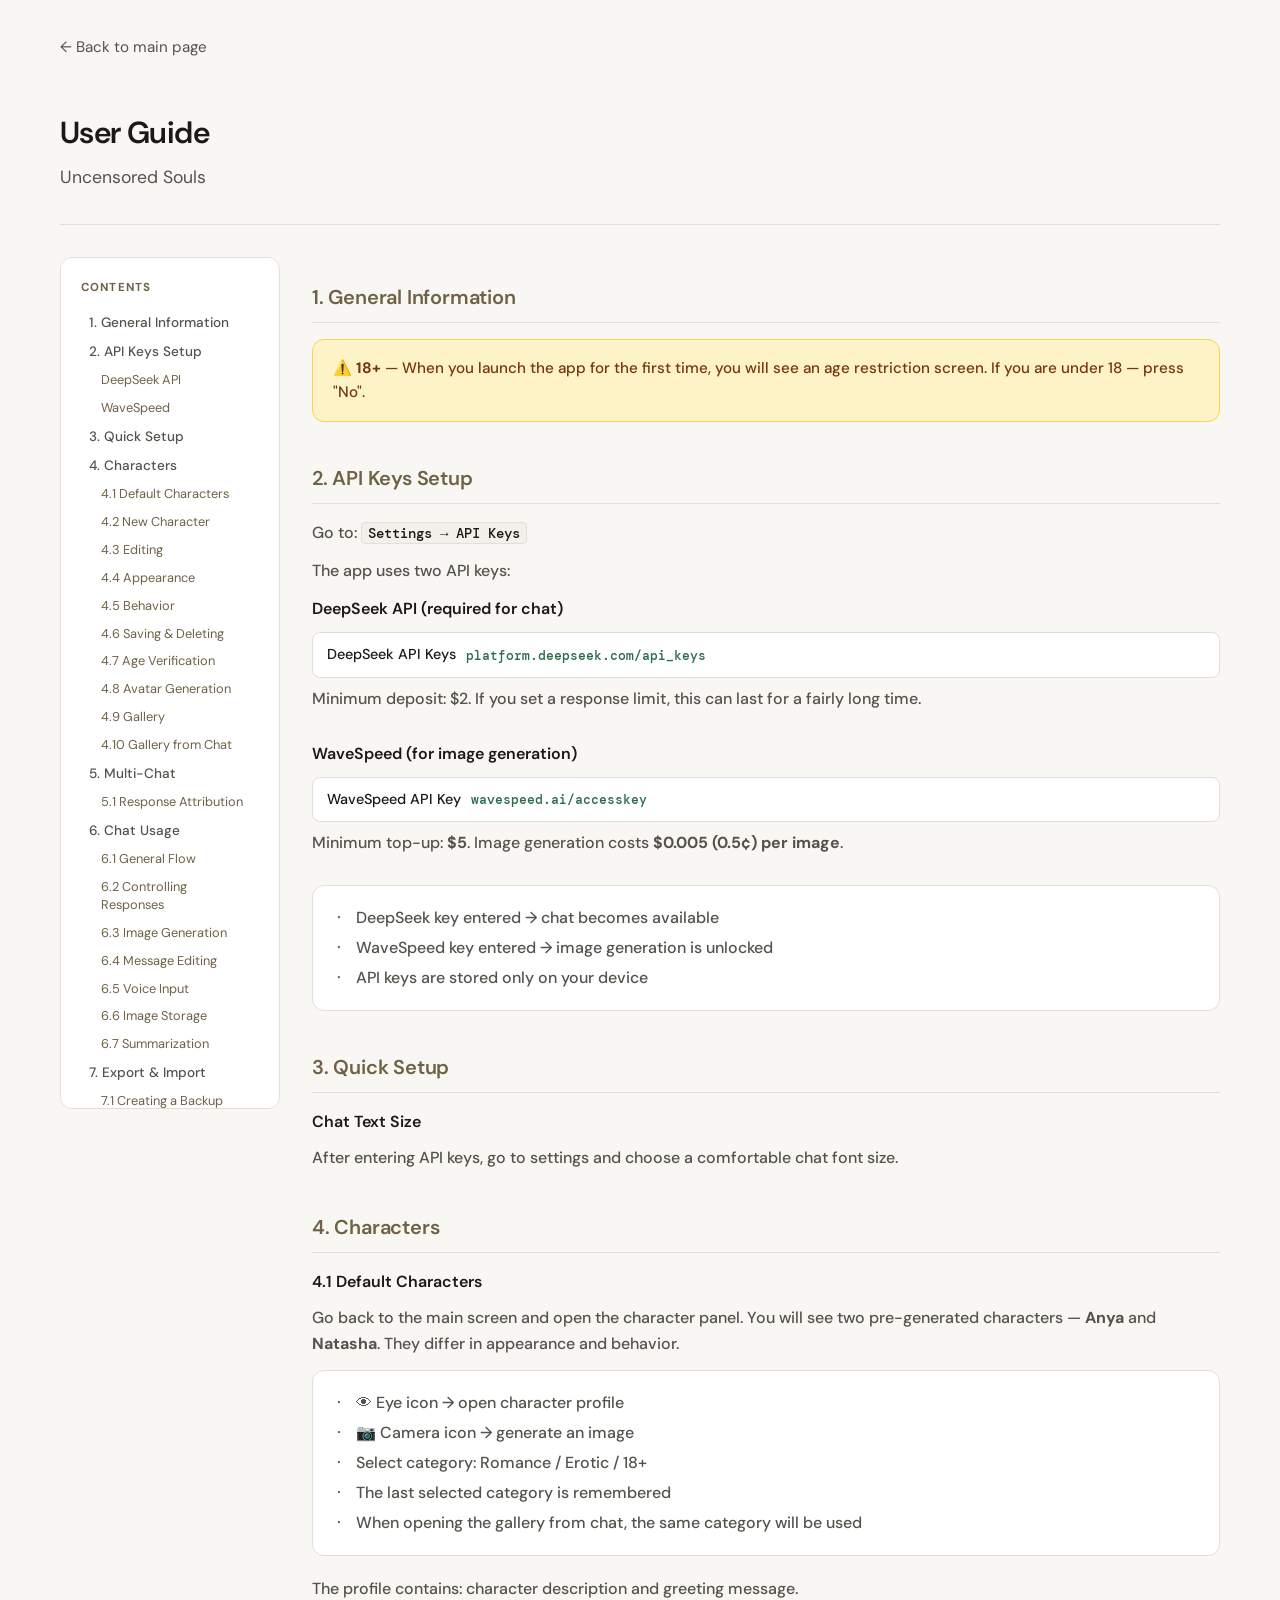
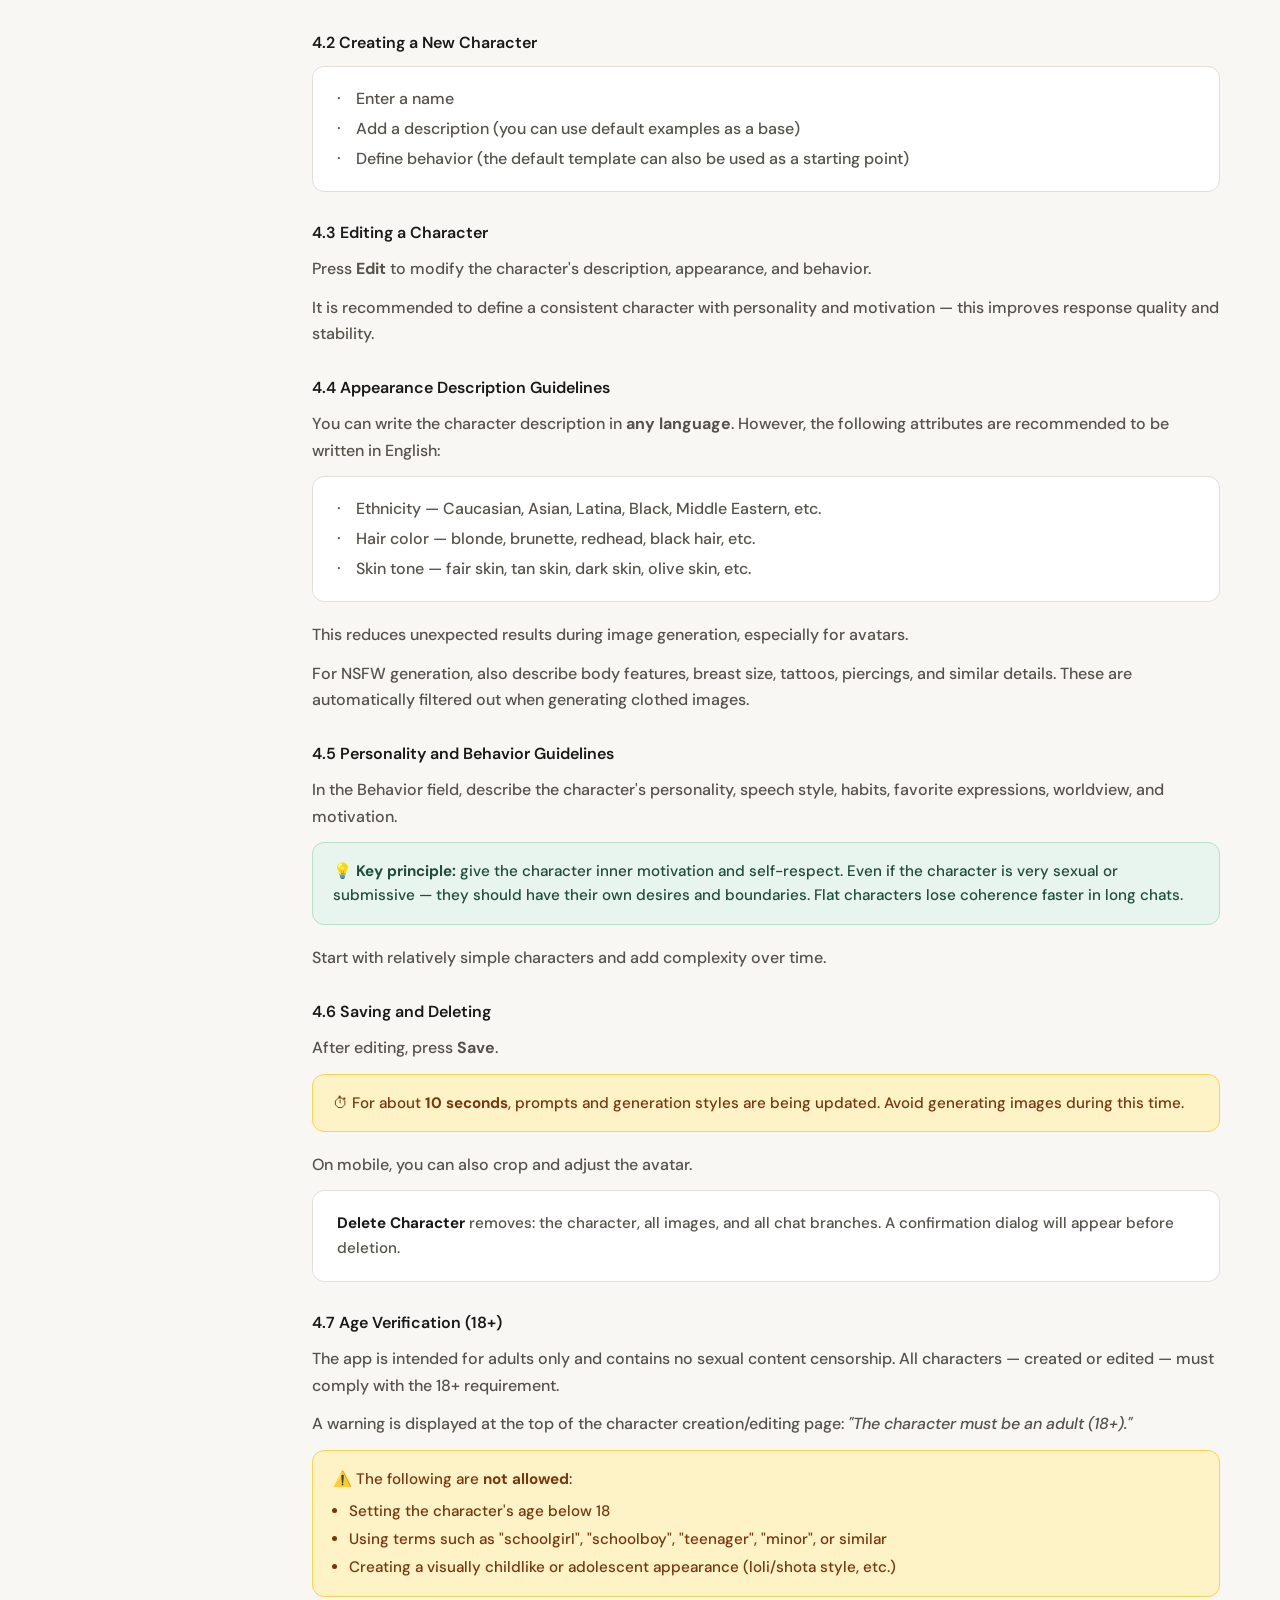
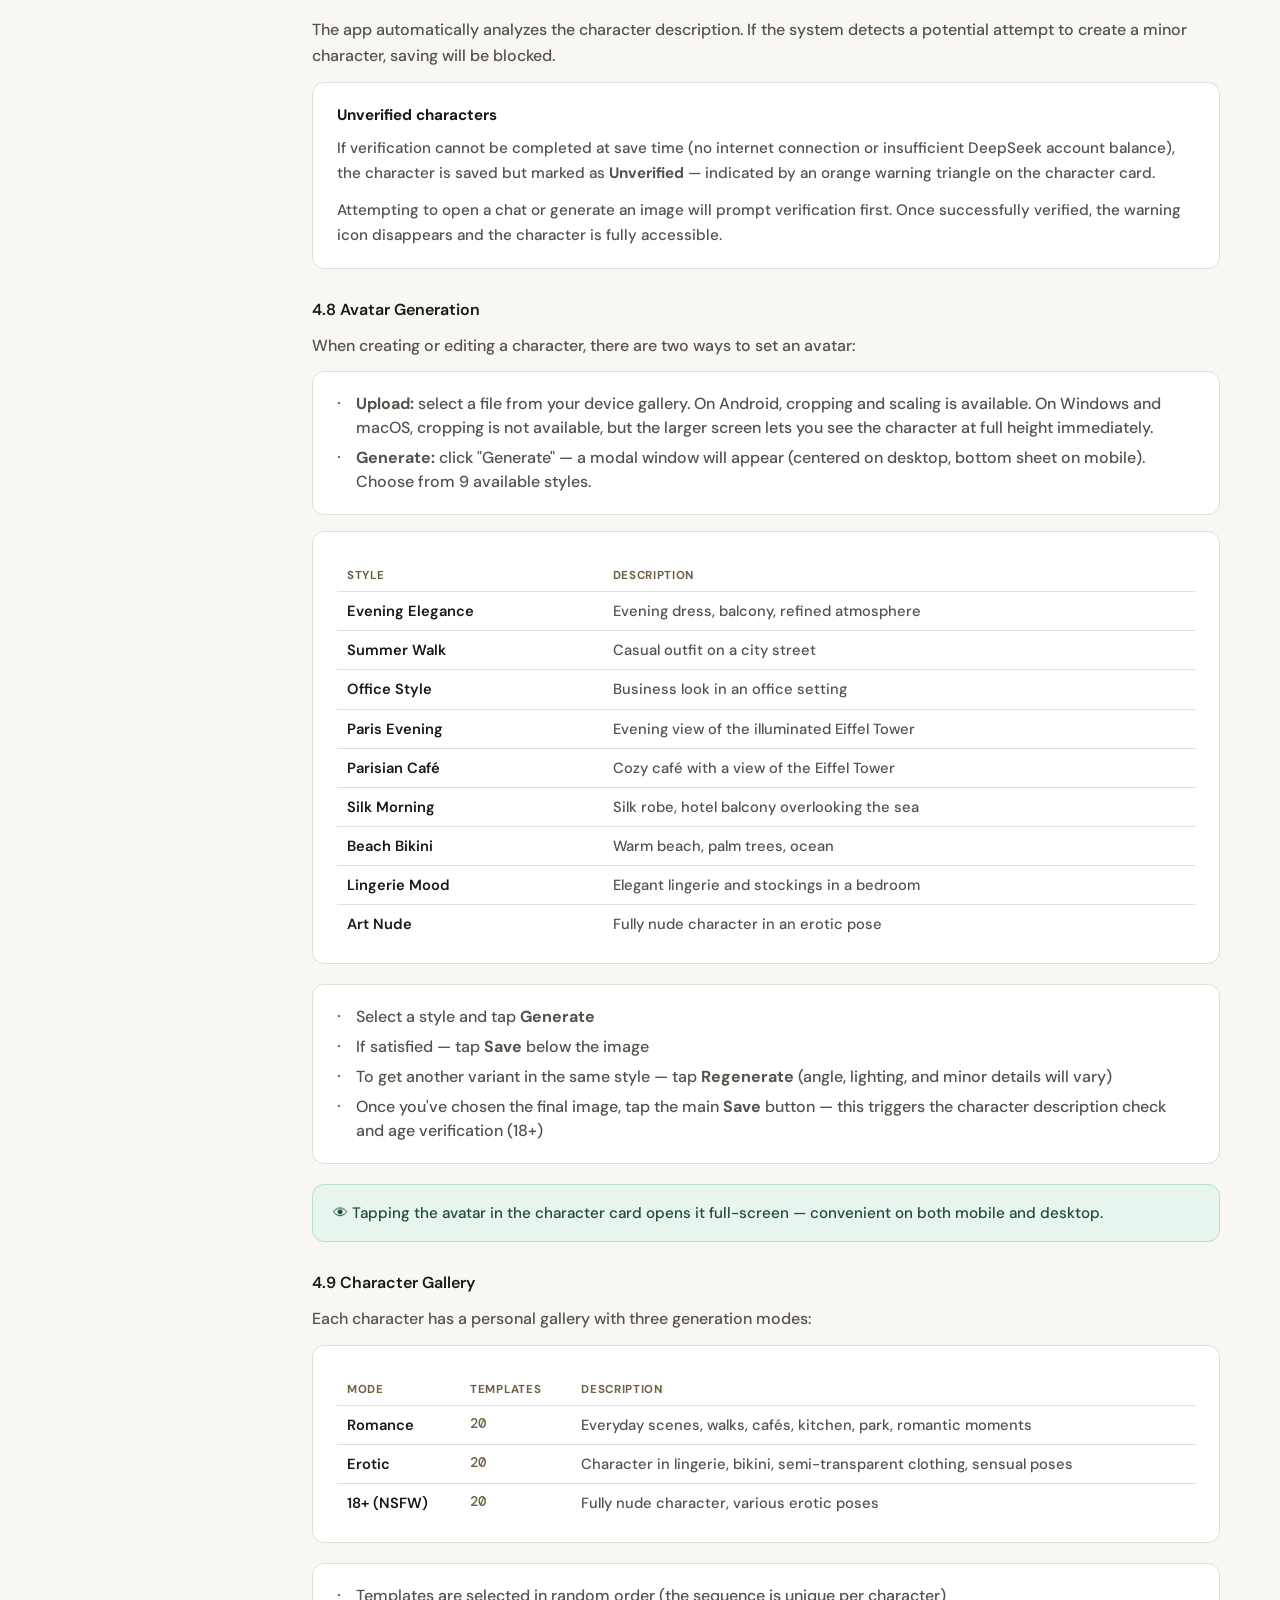
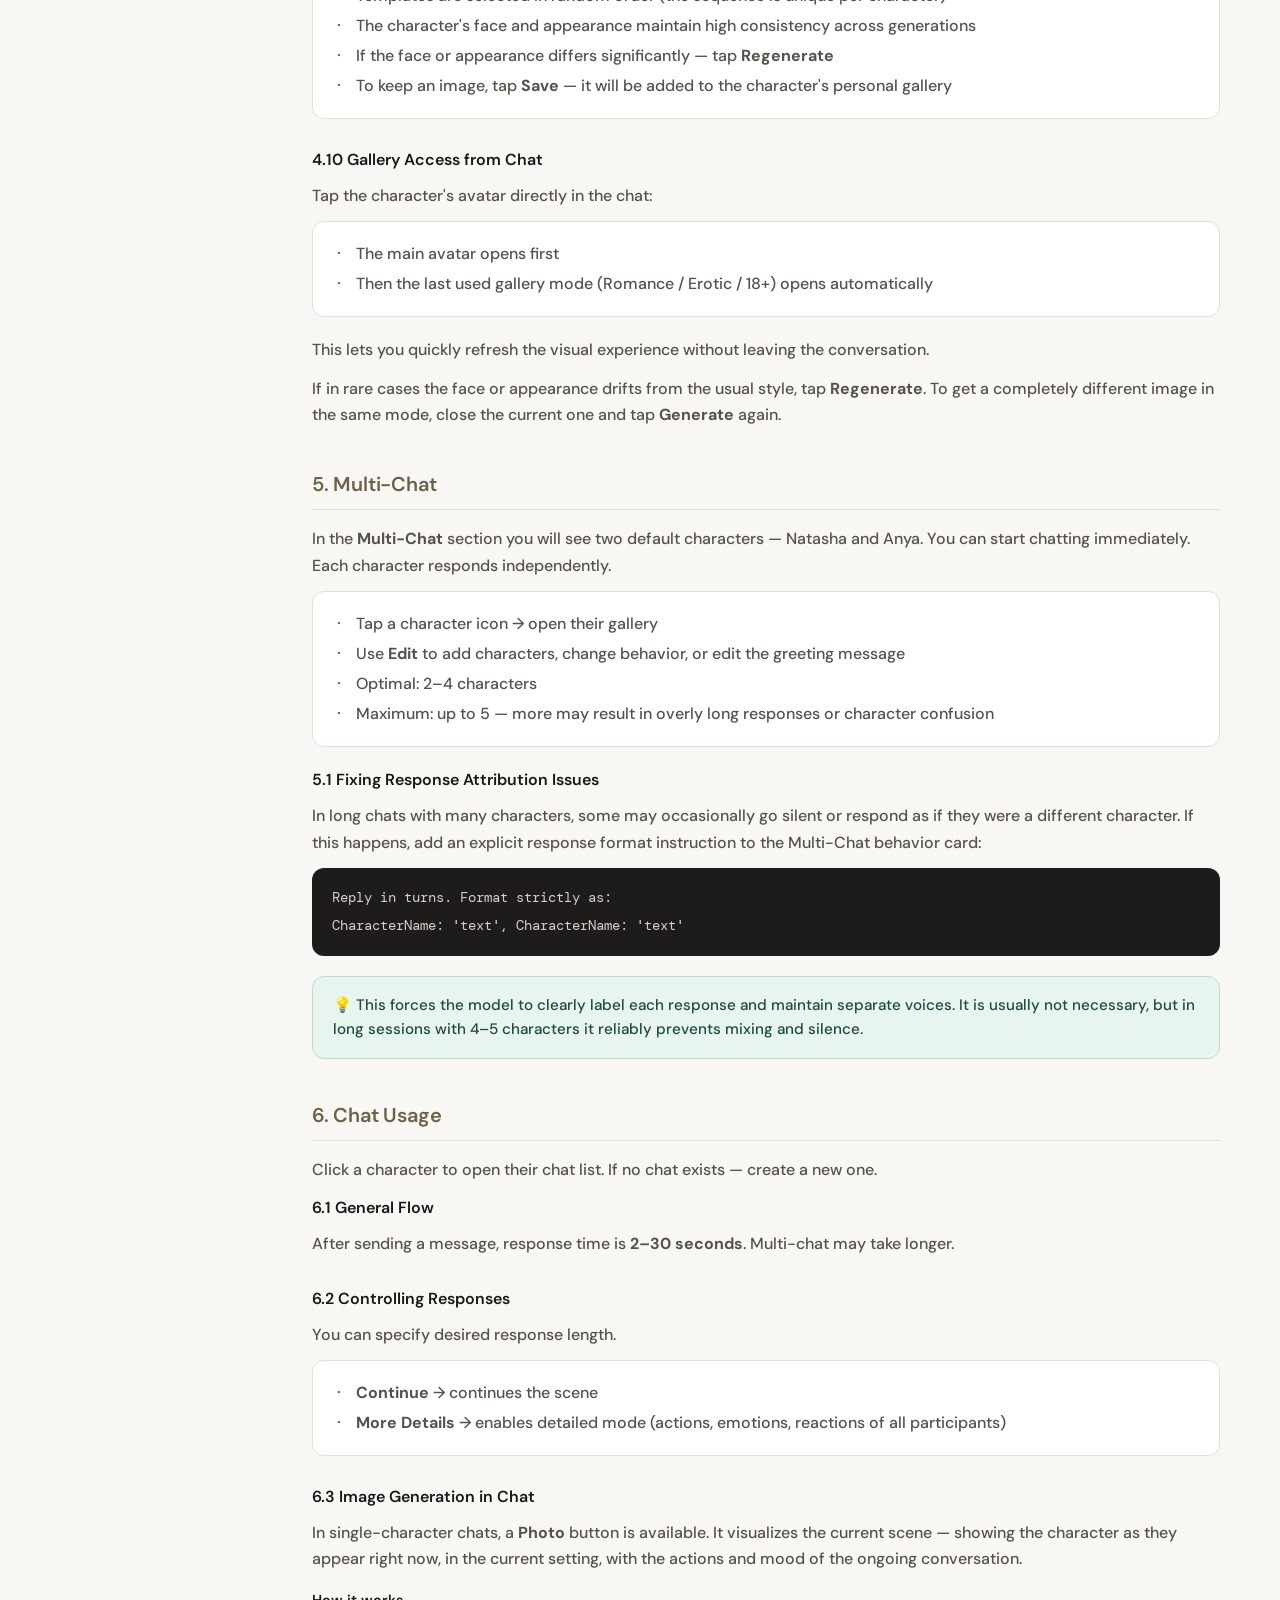
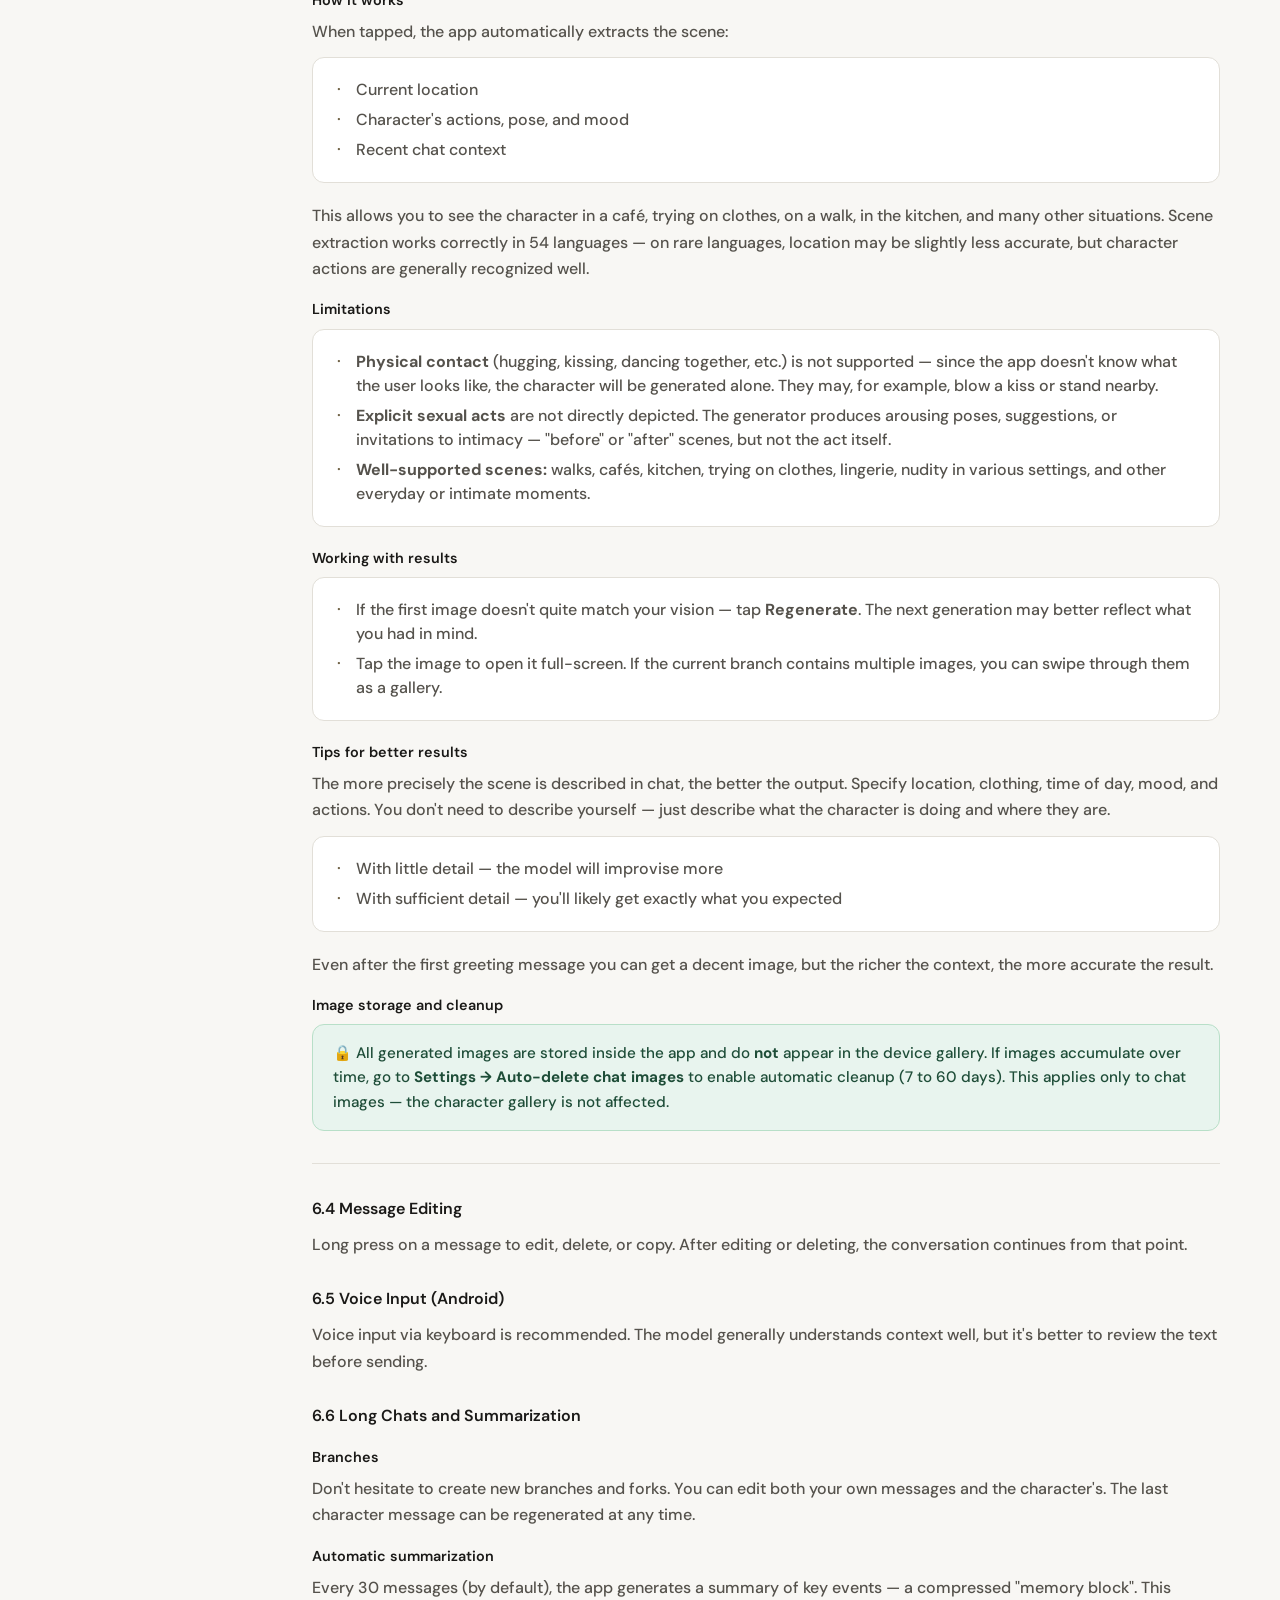
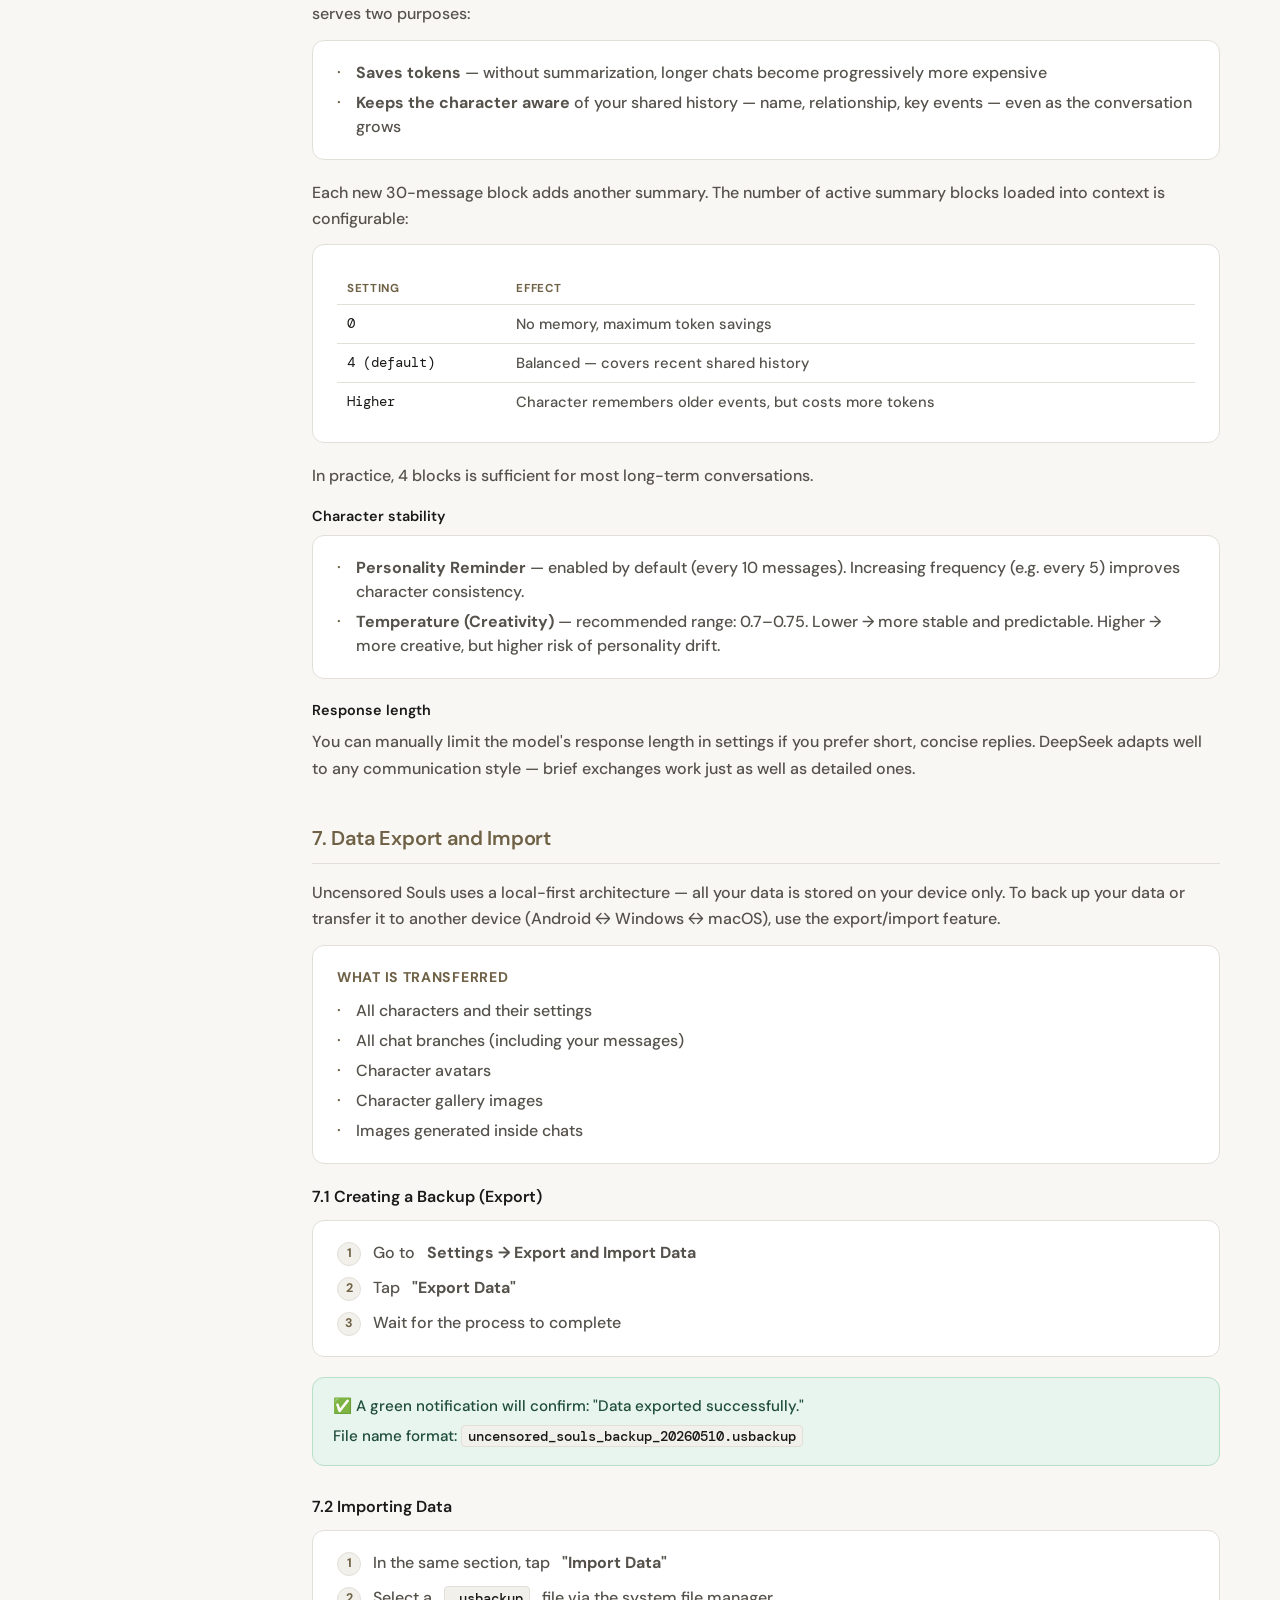
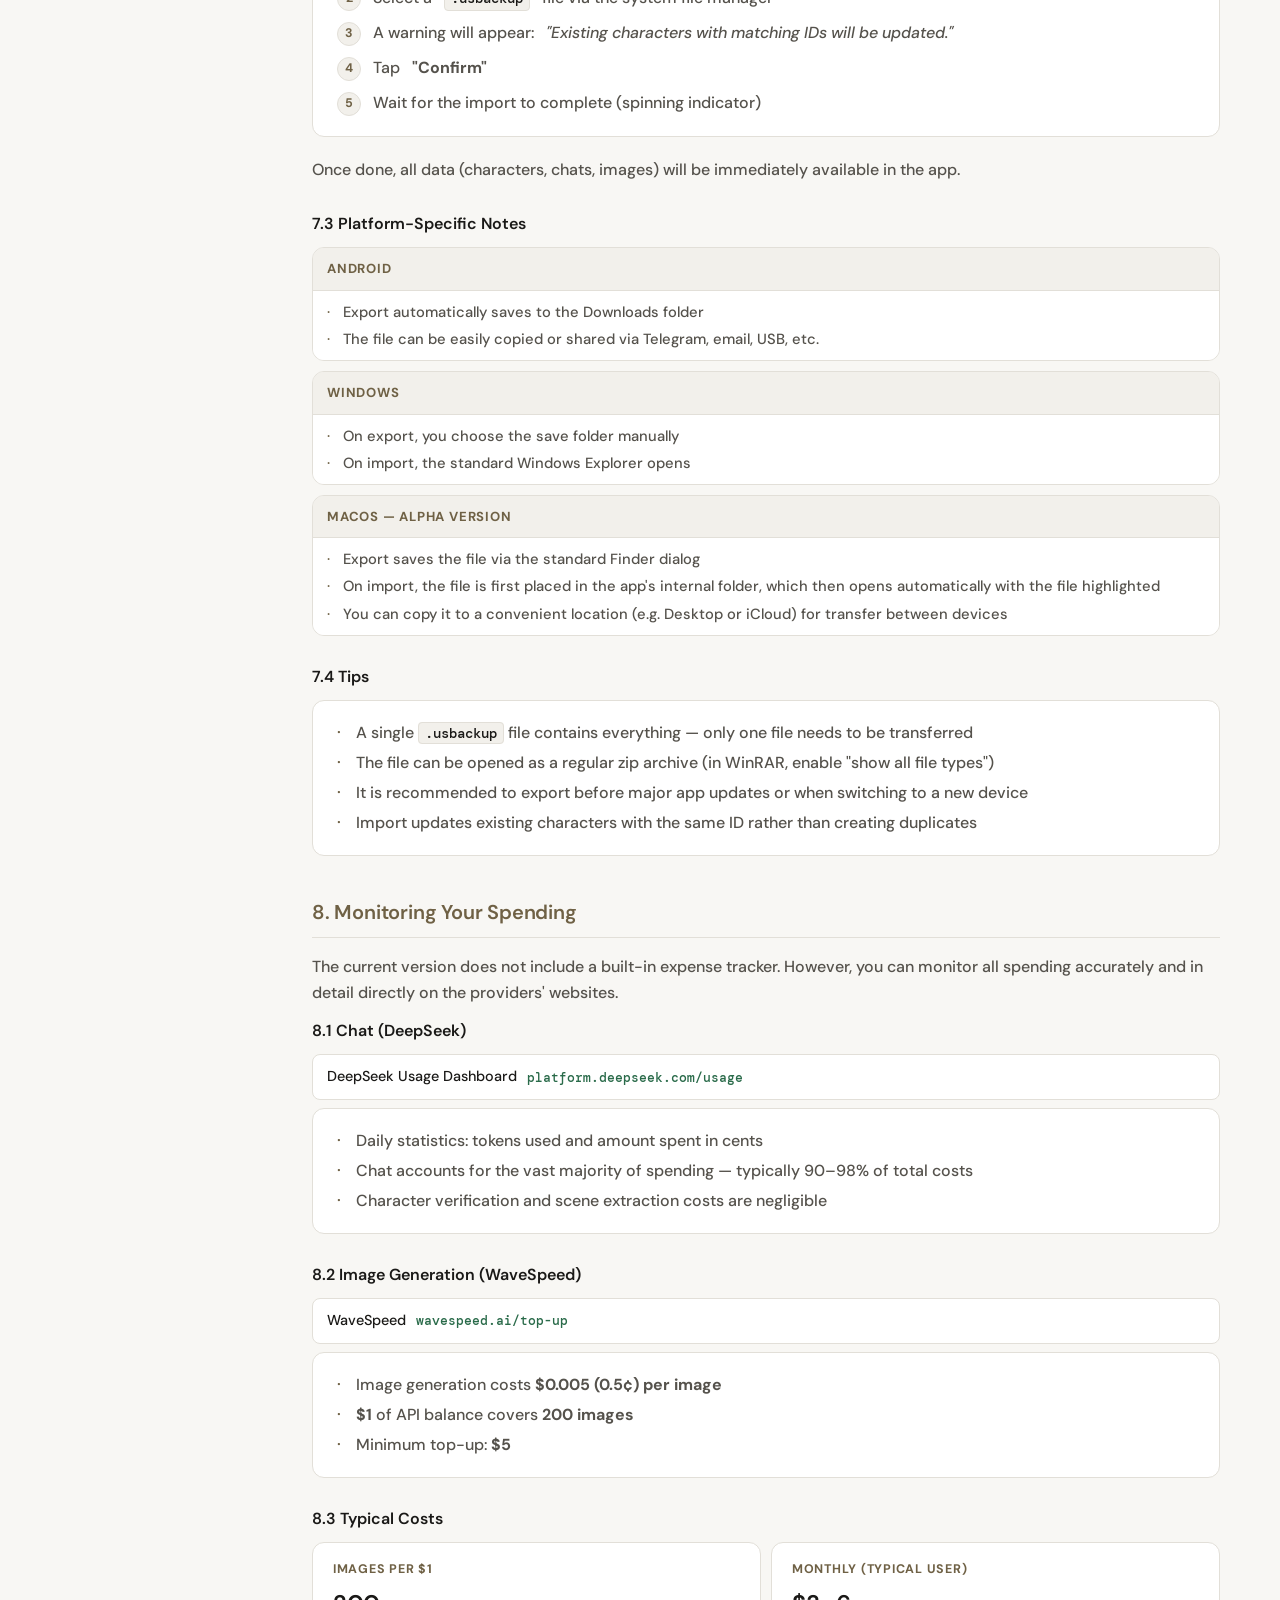
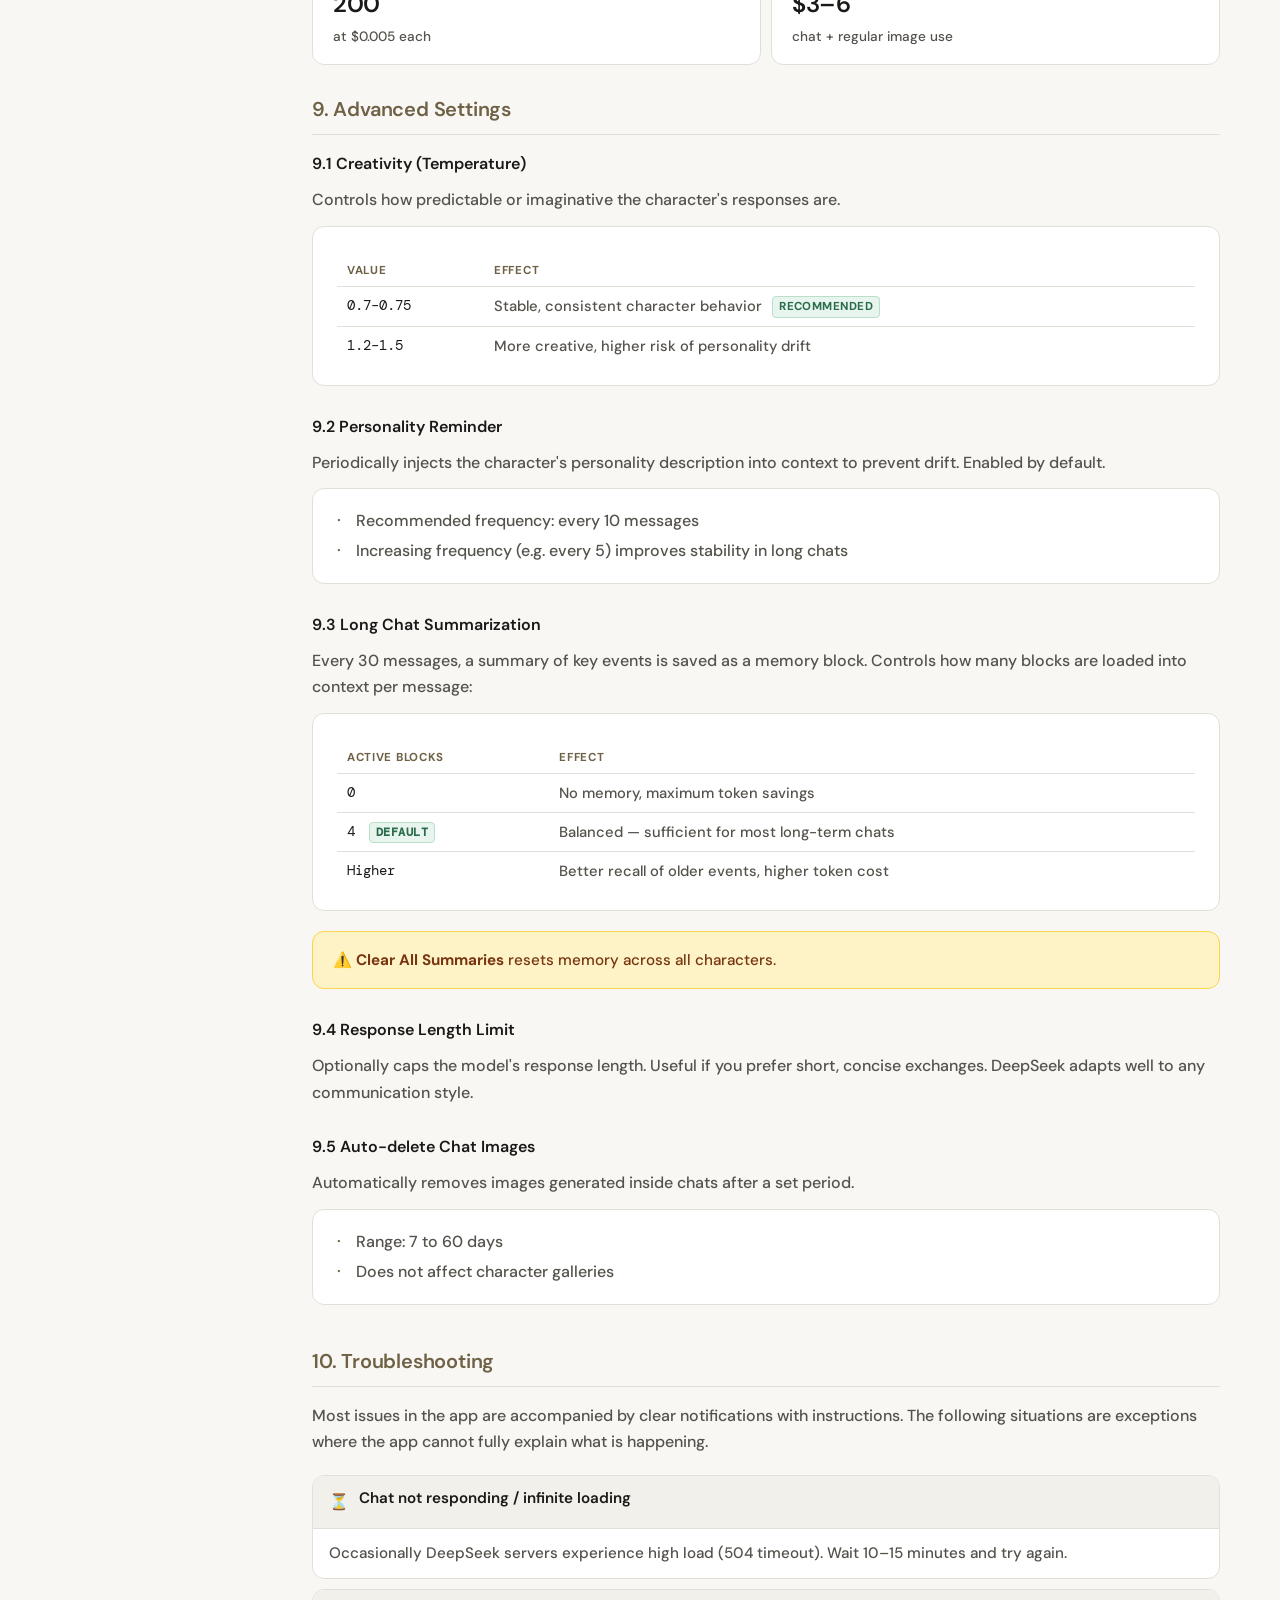
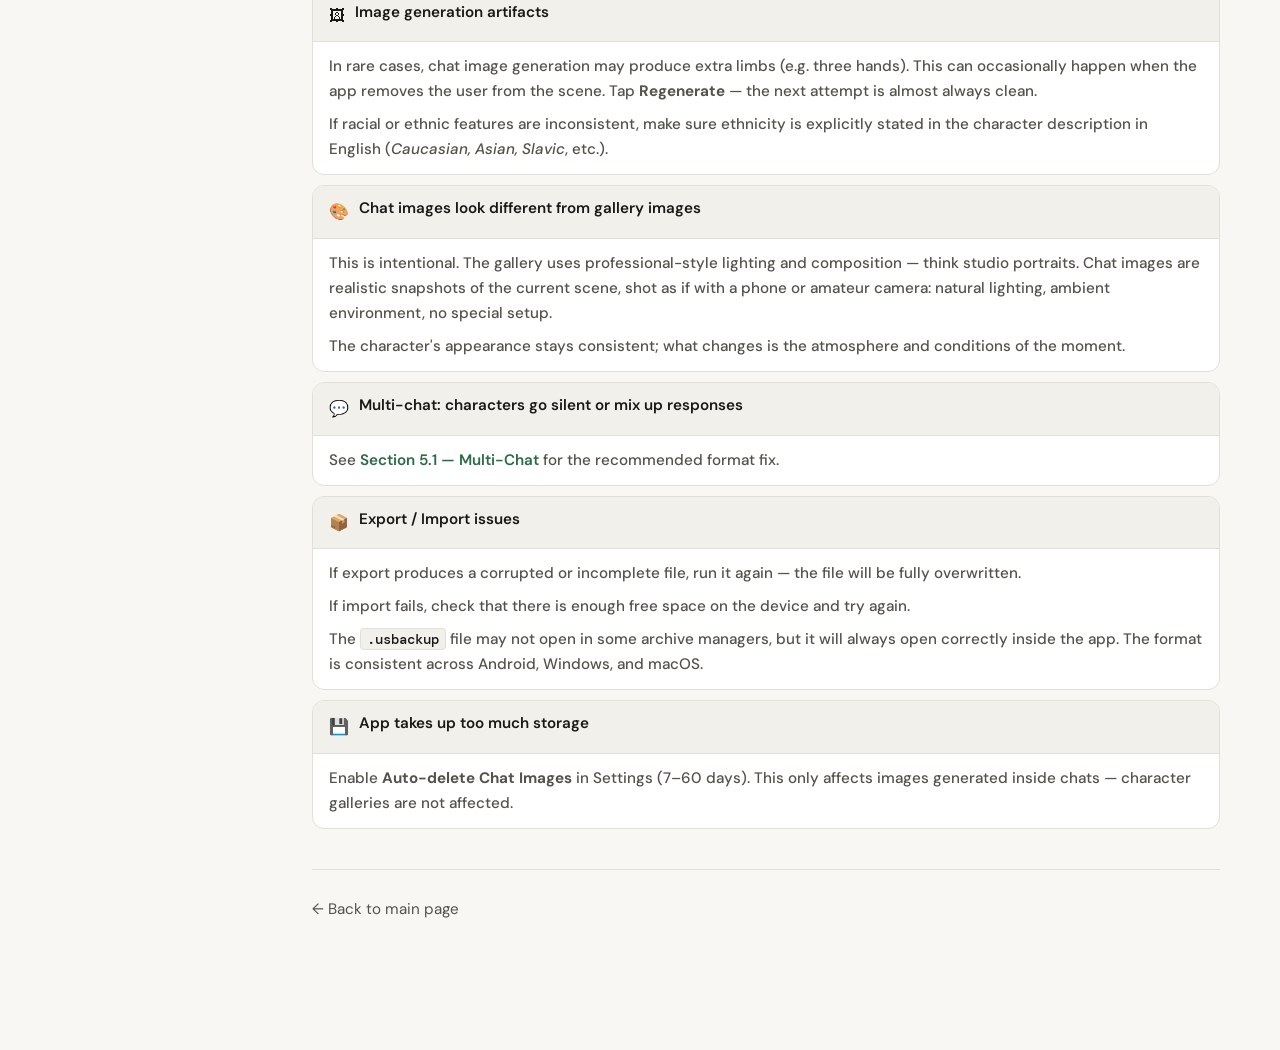
<file: user-guide.html>
<!DOCTYPE html>
<html lang="en">
<head>
    <head>
        <meta charset="UTF-8">
        <meta name="viewport" content="width=device-width, initial-scale=1.0">
         <!-- Favicon -->
<link rel="icon" type="image/x-icon" href="/assets/favicon.ico">
<link rel="icon" type="image/png" sizes="32x32" href="/uncensored-souls/assets/favicon-32x32.png">
<link rel="icon" type="image/png" sizes="16x16" href="/uncensored-souls/assets/favicon-16x16.png">

<!-- Для мобильных устройств -->
<link rel="apple-touch-icon" sizes="180x180" href="/assets/apple-touch-icon.png">
<link rel="icon" type="image/png" sizes="192x192" href="/uncensored-souls/assets/favicon-192x192.png">
<link rel="icon" type="image/png" sizes="512x512" href="/uncensored-souls/assets/favicon-512x512.png">

<!-- Web Manifest -->
<link rel="manifest" href="/uncensored-souls/assets/site.webmanifest">
        <title>User Guide – Uncensored Souls</title>
        <link rel="preconnect" href="https://fonts.googleapis.com">
        <link href="https://fonts.googleapis.com/css2?family=DM+Sans:wght@400;500;600&family=DM+Mono:wght@400;500&display=swap" rel="stylesheet">
        <link rel="stylesheet" href="css/guide-styles.css">
    </head>
    <body>
        <div class="page">

            <a class="back-link" href="index.html">← Back to main page</a>

            <div class="header">
                <h1>User Guide</h1>
                <div class="sub">Uncensored Souls</div>
            </div>

            <!-- Mobile TOC -->
            <details class="mobile-toc">
  <summary>Table of Contents</summary>
  <div class="mobile-toc-links">
    <a href="#general">1. General Information</a>
    <a href="#api-keys">2. API Keys Setup</a>
    <a class="sub-link" href="#api-deepseek">DeepSeek API</a>
    <a class="sub-link" href="#api-wavespeed">WaveSpeed</a>
    <a href="#quick-setup">3. Quick Setup</a>
    <a href="#characters">4. Characters</a>
    <a class="sub-link" href="#default-chars">4.1 Default Characters</a>
    <a class="sub-link" href="#new-char">4.2 New Character</a>
    <a class="sub-link" href="#editing-chars">4.3 Editing</a>
    <a class="sub-link" href="#appearance">4.4 Appearance</a>
    <a class="sub-link" href="#behavior">4.5 Behavior</a>
    <a class="sub-link" href="#saving">4.6 Saving & Deleting</a>
    <a class="sub-link" href="#age-check">4.7 Age Verification</a>
    <a class="sub-link" href="#avatar">4.8 Avatar Generation</a>
    <a class="sub-link" href="#gallery">4.9 Character Gallery</a>
    <a class="sub-link" href="#gallery-chat">4.10 Gallery from Chat</a>
    <a href="#multi-chat">5. Multi-Chat</a>
    <a class="sub-link" href="#multi-attribution">5.1 Response Attribution</a>
    <a href="#chat">6. Chat Usage</a>
    <a class="sub-link" href="#chat-flow">6.1 General Flow</a>
    <a class="sub-link" href="#chat-controls">6.2 Controlling Responses</a>
    <a class="sub-link" href="#chat-images">6.3 Image Generation</a>
    <a class="sub-link" href="#chat-edit">6.4 Message Editing</a>
    <a class="sub-link" href="#chat-voice">6.5 Voice Input</a>
    <a class="sub-link" href="#chat-storage">6.6 Image Storage</a>
    <a class="sub-link" href="#chat-summarization">6.7 Summarization</a>
    <a href="#export">7. Export & Import</a>
    <a class="sub-link" href="#export-create">7.1 Creating a Backup</a>
    <a class="sub-link" href="#export-import">7.2 Importing Data</a>
    <a class="sub-link" href="#export-platforms">7.3 Platform Notes</a>
    <a class="sub-link" href="#export-tips">7.4 Tips</a>
    <a href="#spending">8. Spending</a>
    <a class="sub-link" href="#spending-deepseek">8.1 Chat (DeepSeek)</a>
    <a class="sub-link" href="#spending-wavespeed">8.2 Images (WaveSpeed)</a>    
    <a class="sub-link" href="#spending-typical">8.3 Typical Costs</a>
    <a href="#settings">9. Advanced Settings</a>
    <a class="sub-link" href="#settings-temp">9.1 Creativity</a>
    <a class="sub-link" href="#settings-reminder">9.2 Personality Reminder</a>
    <a class="sub-link" href="#settings-summary">9.3 Summarization</a>
    <a class="sub-link" href="#settings-length">9.4 Response Length</a>
    <a class="sub-link" href="#settings-autodelete">9.5 Auto-delete Images</a>
    <a href="#troubleshooting">10. Troubleshooting</a>
    <a class="sub-link" href="#ts-loading">Chat not responding</a>
    <a class="sub-link" href="#ts-artifacts">Image artifacts</a>
    <a class="sub-link" href="#ts-gallery-diff">Gallery vs chat images</a>
    <a class="sub-link" href="#ts-multchat">Multi-chat issues</a>
    <a class="sub-link" href="#ts-export">Export / Import issues</a>
    <a class="sub-link" href="#ts-storage">App storage</a>
  </div>
</details>

            <div class="layout">

                <!-- Desktop sidebar -->
                <nav class="sidebar" style="max-width:220px;">
  <div class="toc-title">Contents</div>
  <ul class="toc-list">
    <li><a href="#general">1. General Information</a></li>
    <li><a href="#api-keys">2. API Keys Setup</a></li>
    <li class="toc-sub"><a href="#api-deepseek">DeepSeek API</a></li>
    <li class="toc-sub"><a href="#api-wavespeed">WaveSpeed</a></li>
    <li><a href="#quick-setup">3. Quick Setup</a></li>
    <li><a href="#characters">4. Characters</a></li>
    <li class="toc-sub"><a href="#default-chars">4.1 Default Characters</a></li>
    <li class="toc-sub"><a href="#new-char">4.2 New Character</a></li>
    <li class="toc-sub"><a href="#editing-chars">4.3 Editing</a></li>
    <li class="toc-sub"><a href="#appearance">4.4 Appearance</a></li>
    <li class="toc-sub"><a href="#behavior">4.5 Behavior</a></li>
    <li class="toc-sub"><a href="#saving">4.6 Saving & Deleting</a></li>
    <li class="toc-sub"><a href="#age-check">4.7 Age Verification</a></li>
    <li class="toc-sub"><a href="#avatar">4.8 Avatar Generation</a></li>
    <li class="toc-sub"><a href="#gallery">4.9 Gallery</a></li>
    <li class="toc-sub"><a href="#gallery-chat">4.10 Gallery from Chat</a></li>
    <li><a href="#multi-chat">5. Multi-Chat</a></li>
    <li class="toc-sub"><a href="#multi-attribution">5.1 Response Attribution</a></li>
    <li><a href="#chat">6. Chat Usage</a></li>
    <li class="toc-sub"><a href="#chat-flow">6.1 General Flow</a></li>
    <li class="toc-sub"><a href="#chat-controls">6.2 Controlling Responses</a></li>
    <li class="toc-sub"><a href="#chat-images">6.3 Image Generation</a></li>
    <li class="toc-sub"><a href="#chat-edit">6.4 Message Editing</a></li>
    <li class="toc-sub"><a href="#chat-voice">6.5 Voice Input</a></li>
    <li class="toc-sub"><a href="#chat-storage">6.6 Image Storage</a></li>
    <li class="toc-sub"><a href="#chat-summarization">6.7 Summarization</a></li>
    <li><a href="#export">7. Export & Import</a></li>
    <li class="toc-sub"><a href="#export-create">7.1 Creating a Backup</a></li>
    <li class="toc-sub"><a href="#export-import">7.2 Importing Data</a></li>
    <li class="toc-sub"><a href="#export-platforms">7.3 Platform Notes</a></li>
    <li class="toc-sub"><a href="#export-tips">7.4 Tips</a></li>
    <li><a href="#spending">8. Spending</a></li>
    <li class="toc-sub"><a href="#spending-deepseek">8.1 Chat (DeepSeek)</a></li>
    <li class="toc-sub"><a href="#spending-wavespeed">8.2 Images (WaveSpeed)</a></li>    
    <li class="toc-sub"><a href="#spending-typical">8.3 Typical Costs</a></li>
    <li><a href="#settings">9. Advanced Settings</a></li>
    <li class="toc-sub"><a href="#settings-temp">9.1 Creativity</a></li>
    <li class="toc-sub"><a href="#settings-reminder">9.2 Personality Reminder</a></li>
    <li class="toc-sub"><a href="#settings-summary">9.3 Summarization</a></li>
    <li class="toc-sub"><a href="#settings-length">9.4 Response Length</a></li>
    <li class="toc-sub"><a href="#settings-autodelete">9.5 Auto-delete Images</a></li>
    <li><a href="#troubleshooting">10. Troubleshooting</a></li>
    <li class="toc-sub"><a href="#ts-loading">Chat not responding</a></li>
    <li class="toc-sub"><a href="#ts-artifacts">Image artifacts</a></li>
    <li class="toc-sub"><a href="#ts-gallery-diff">Gallery vs chat images</a></li>
    <li class="toc-sub"><a href="#ts-multchat">Multi-chat issues</a></li>
    <li class="toc-sub"><a href="#ts-export">Export / Import issues</a></li>
    <li class="toc-sub"><a href="#ts-storage">App storage</a></li>
  </ul>
</nav>
                <!-- Main content -->
                <div class="content">

                    <!-- 1 -->
                    <div class="section">
    <h2 class="section-heading" id="general">1. General Information</h2>


    <div class="warn-card">
        ⚠️ <strong>18+</strong> — When you launch the app for the first time,
        you will see an age restriction screen. If you are under 18 — press "No".
    </div>
</div>

                    <!-- 2 -->
                    <div class="section">
                        <h2 class="section-heading" id="api-keys">2. API Keys Setup</h2>
                        <p>Go to: <code>Settings → API Keys</code></p>
                        <p>The app uses two API keys:</p>

                        <div class="subsection">
                            <h3 class="subsection-heading" id="api-deepseek">DeepSeek API (required for chat)</h3>
                            <a class="link-card" href="https://platform.deepseek.com/api_keys" target="_blank">
                                <span>DeepSeek API Keys</span>
                                <span class="link-url">platform.deepseek.com/api_keys</span>
                            </a>
                            <p>Minimum deposit: $2. If you set a response limit, this can last for a fairly long time.</p>
                        </div>


    <div class="subsection">
    <h3 class="subsection-heading" id="api-wavespeed">
        WaveSpeed (for image generation)
    </h3>

    <a class="link-card"
       href="https://wavespeed.ai/accesskey"
       target="_blank"
       rel="noopener noreferrer">
        <span>WaveSpeed API Key</span>
        <span class="link-url">wavespeed.ai/accesskey</span>
    </a>

    <p>
        Minimum top-up: <strong>$5</strong>.
        Image generation costs <strong>$0.005 (0.5¢) per image</strong>.
    </p>
</div>

                        <div class="info-card">
    <ul class="info-list">
        <li>DeepSeek key entered → chat becomes available</li>
        <li>WaveSpeed key entered → image generation is unlocked</li>
        <li>API keys are stored only on your device</li>
    </ul>
</div>
                    </div>

                    <!-- 3 -->
                    <div class="section">
                        <h2 class="section-heading" id="quick-setup">3. Quick Setup</h2>
                        <div class="subsection">
                            <h3 class="subsection-heading">Chat Text Size</h3>
                            <p>After entering API keys, go to settings and choose a comfortable chat font size.</p>
                        </div>
                    </div>


                    <div class="section">
                        <h2 class="section-heading" id="characters">4. Characters</h2>

                        <!-- 4.1 -->
                        <div class="subsection">
                            <h3 class="subsection-heading" id="default-chars">4.1 Default Characters</h3>
                            <p>Go back to the main screen and open the character panel. You will see two pre-generated characters — <strong>Anya</strong> and <strong>Natasha</strong>. They differ in appearance and behavior.</p>
                            <div class="info-card">
                                <ul class="info-list">
                                    <li>👁 Eye icon → open character profile</li>
                                    <li>📷 Camera icon → generate an image</li>
                                    <li>Select category: Romance / Erotic / 18+</li>
                                    <li>The last selected category is remembered</li>
                                    <li>When opening the gallery from chat, the same category will be used</li>
                                </ul>
                            </div>
                            <p>The profile contains: character description and greeting message.</p>
                        </div>

                        <!-- 4.2 -->
                        <div class="subsection">
                            <h3 class="subsection-heading" id="new-char">4.2 Creating a New Character</h3>
                            <div class="info-card">
                                <ul class="info-list">
                                    <li>Enter a name</li>
                                    <li>Add a description (you can use default examples as a base)</li>
                                    <li>Define behavior (the default template can also be used as a starting point)</li>
                                </ul>
                            </div>
                        </div>

                        <!-- 4.3 -->
                        <div class="subsection">
                            <h3 class="subsection-heading" id="editing-chars">4.3 Editing a Character</h3>
                            <p>Press <strong>Edit</strong> to modify the character's description, appearance, and behavior.</p>
                            <p>It is recommended to define a consistent character with personality and motivation — this improves response quality and stability.</p>
                        </div>

                        <!-- 4.4 -->
                        <div class="subsection">
                            <h3 class="subsection-heading" id="appearance">4.4 Appearance Description Guidelines</h3>
                            <p>You can write the character description in <strong>any language</strong>. However, the following attributes are recommended to be written in English:</p>
                            <div class="info-card">
                                <ul class="info-list">
                                    <li>Ethnicity — Caucasian, Asian, Latina, Black, Middle Eastern, etc.</li>
                                    <li>Hair color — blonde, brunette, redhead, black hair, etc.</li>
                                    <li>Skin tone — fair skin, tan skin, dark skin, olive skin, etc.</li>
                                </ul>
                            </div>
                            <p>This reduces unexpected results during image generation, especially for avatars.</p>
                            <p>For NSFW generation, also describe body features, breast size, tattoos, piercings, and similar details. These are automatically filtered out when generating clothed images.</p>
                        </div>

                        <!-- 4.5 -->
                        <div class="subsection">
                            <h3 class="subsection-heading" id="behavior">4.5 Personality and Behavior Guidelines</h3>
                            <p>In the Behavior field, describe the character's personality, speech style, habits, favorite expressions, worldview, and motivation.</p>
                            <div class="accent-card">
                                💡 <strong>Key principle:</strong> give the character inner motivation and self-respect. Even if the character is very sexual or submissive — they should have their own desires and boundaries. Flat characters lose coherence faster in long chats.
                            </div>
                            <p>Start with relatively simple characters and add complexity over time.</p>
                        </div>

                        <!-- 4.6 -->
                        <div class="subsection">
                            <h3 class="subsection-heading" id="saving">4.6 Saving and Deleting</h3>
                            <p>After editing, press <strong>Save</strong>.</p>
                            <div class="warn-card">
                                ⏱ For about <strong>10 seconds</strong>, prompts and generation styles are being updated. Avoid generating images during this time.
                            </div>
                            <p>On mobile, you can also crop and adjust the avatar.</p>
                            <div class="info-card">
                                <p style="font-size:0.95rem;color:var(--text-muted);font-weight:500;"><strong style="color:var(--text);">Delete Character</strong> removes: the character, all images, and all chat branches. A confirmation dialog will appear before deletion.</p>
                            </div>
                        </div>

                        <!-- 4.7 -->
                        <div class="subsection">
                            <h3 class="subsection-heading" id="age-check">4.7 Age Verification (18+)</h3>
                            <p>The app is intended for adults only and contains no sexual content censorship. All characters — created or edited — must comply with the 18+ requirement.</p>
                            <p>A warning is displayed at the top of the character creation/editing page: <em>"The character must be an adult (18+)."</em></p>
                            <div class="warn-card">
                                ⚠️ The following are <strong>not allowed</strong>:
                                <ul style="margin-top:0.5rem;padding-left:1rem;display:flex;flex-direction:column;gap:4px;">
                                    <li>Setting the character's age below 18</li>
                                    <li>Using terms such as "schoolgirl", "schoolboy", "teenager", "minor", or similar</li>
                                    <li>Creating a visually childlike or adolescent appearance (loli/shota style, etc.)</li>
                                </ul>
                            </div>
                            <p>The app automatically analyzes the character description. If the system detects a potential attempt to create a minor character, saving will be blocked.</p>
                            <div class="info-card">
                                <p style="font-size:0.95rem;color:var(--text-muted);font-weight:500;margin-bottom:0.5rem;"><strong style="color:var(--text);">Unverified characters</strong></p>
                                <p style="font-size:0.95rem;color:var(--text-muted);font-weight:500;">If verification cannot be completed at save time (no internet connection or insufficient DeepSeek account balance), the character is saved but marked as <strong>Unverified</strong> — indicated by an orange warning triangle on the character card.</p>
                                <p style="font-size:0.95rem;color:var(--text-muted);font-weight:500;margin-top:0.5rem;">Attempting to open a chat or generate an image will prompt verification first. Once successfully verified, the warning icon disappears and the character is fully accessible.</p>
                            </div>
                        </div>

                        <!-- 4.8 -->
                        <div class="subsection">
                            <h3 class="subsection-heading" id="avatar">4.8 Avatar Generation</h3>
                            <p>When creating or editing a character, there are two ways to set an avatar:</p>
                            <div class="info-card" style="margin-bottom:1rem;">
                                <ul class="info-list">
                                    <li><strong>Upload:</strong> select a file from your device gallery. On Android, cropping and scaling is available. On Windows and macOS, cropping is not available, but the larger screen lets you see the character at full height immediately.</li>
                                    <li><strong>Generate:</strong> click "Generate" — a modal window will appear (centered on desktop, bottom sheet on mobile). Choose from 9 available styles.</li>
                                </ul>
                            </div>
                            <div class="info-card">
                                <table class="style-table">
                                    <thead>
                                        <tr><th>Style</th><th>Description</th></tr>
                                    </thead>
                                    <tbody>
                                        <tr><td>Evening Elegance</td><td>Evening dress, balcony, refined atmosphere</td></tr>
                                        <tr><td>Summer Walk</td><td>Casual outfit on a city street</td></tr>
                                        <tr><td>Office Style</td><td>Business look in an office setting</td></tr>
                                        <tr><td>Paris Evening</td><td>Evening view of the illuminated Eiffel Tower</td></tr>
                                        <tr><td>Parisian Café</td><td>Cozy café with a view of the Eiffel Tower</td></tr>
                                        <tr><td>Silk Morning</td><td>Silk robe, hotel balcony overlooking the sea</td></tr>
                                        <tr><td>Beach Bikini</td><td>Warm beach, palm trees, ocean</td></tr>
                                        <tr><td>Lingerie Mood</td><td>Elegant lingerie and stockings in a bedroom</td></tr>
                                        <tr><td>Art Nude</td><td>Fully nude character in an erotic pose</td></tr>
                                    </tbody>
                                </table>
                            </div>
                            <div class="info-card">
                                <ul class="info-list">
                                    <li>Select a style and tap <strong>Generate</strong></li>
                                    <li>If satisfied — tap <strong>Save</strong> below the image</li>
                                    <li>To get another variant in the same style — tap <strong>Regenerate</strong> (angle, lighting, and minor details will vary)</li>
                                    <li>Once you've chosen the final image, tap the main <strong>Save</strong> button — this triggers the character description check and age verification (18+)</li>
                                </ul>
                            </div>
                            <div class="accent-card">
                                👁 Tapping the avatar in the character card opens it full-screen — convenient on both mobile and desktop.
                            </div>
                        </div>

                        <!-- 4.9 -->
                        <div class="subsection">
                            <h3 class="subsection-heading" id="gallery">4.9 Character Gallery</h3>
                            <p>Each character has a personal gallery with three generation modes:</p>
                            <div class="info-card">
                                <table class="gallery-table">
                                    <thead>
                                        <tr><th>Mode</th><th>Templates</th><th>Description</th></tr>
                                    </thead>
                                    <tbody>
                                        <tr><td>Romance</td><td>20</td><td>Everyday scenes, walks, cafés, kitchen, park, romantic moments</td></tr>
                                        <tr><td>Erotic</td><td>20</td><td>Character in lingerie, bikini, semi-transparent clothing, sensual poses</td></tr>
                                        <tr><td>18+ (NSFW)</td><td>20</td><td>Fully nude character, various erotic poses</td></tr>
                                    </tbody>
                                </table>
                            </div>
                            <div class="info-card">
                                <ul class="info-list">
                                    <li>Templates are selected in random order (the sequence is unique per character)</li>
                                    <li>The character's face and appearance maintain high consistency across generations</li>
                                    <li>If the face or appearance differs significantly — tap <strong>Regenerate</strong></li>
                                    <li>To keep an image, tap <strong>Save</strong> — it will be added to the character's personal gallery</li>
                                </ul>
                            </div>
                        </div>

                        <!-- 4.10 -->
                        <div class="subsection">
                            <h3 class="subsection-heading" id="gallery-chat">4.10 Gallery Access from Chat</h3>
                            <p>Tap the character's avatar directly in the chat:</p>
                            <div class="info-card">
                                <ul class="info-list">
                                    <li>The main avatar opens first</li>
                                    <li>Then the last used gallery mode (Romance / Erotic / 18+) opens automatically</li>
                                </ul>
                            </div>
                            <p>This lets you quickly refresh the visual experience without leaving the conversation.</p>
                            <p>If in rare cases the face or appearance drifts from the usual style, tap <strong>Regenerate</strong>. To get a completely different image in the same mode, close the current one and tap <strong>Generate</strong> again.</p>
                        </div>

                    </div>
                    <!-- /section 4 -->
                    <!-- 5 -->


                    <div class="section">
                        <h2 class="section-heading" id="multi-chat">5. Multi-Chat</h2>

                        <p>In the <strong>Multi-Chat</strong> section you will see two default characters — Natasha and Anya. You can start chatting immediately. Each character responds independently.</p>

                        <div class="info-card">
                            <ul class="info-list">
                                <li>Tap a character icon → open their gallery</li>
                                <li>Use <strong>Edit</strong> to add characters, change behavior, or edit the greeting message</li>
                                <li>Optimal: 2–4 characters</li>
                                <li>Maximum: up to 5 — more may result in overly long responses or character confusion</li>
                            </ul>
                        </div>

                        <div class="subsection">
                            <h3 class="subsection-heading" id="multi-attribution">5.1 Fixing Response Attribution Issues</h3>
                            <p>In long chats with many characters, some may occasionally go silent or respond as if they were a different character. If this happens, add an explicit response format instruction to the Multi-Chat behavior card:</p>
                            <pre><code>Reply in turns. Format strictly as:
CharacterName: 'text', CharacterName: 'text'</code></pre>
                            <div class="accent-card">
                                💡 This forces the model to clearly label each response and maintain separate voices. It is usually not necessary, but in long sessions with 4–5 characters it reliably prevents mixing and silence.
                            </div>
                        </div>
                    </div>

                    <!-- 6 -->
                    <div class="section">
                        <h2 class="section-heading" id="chat">6. Chat Usage</h2>
                        <p>Click a character to open their chat list. If no chat exists — create a new one.</p>

                        <div class="subsection">
                            <h3 class="subsection-heading" id="chat-flow">6.1 General Flow</h3>
                            <p>After sending a message, response time is <strong>2–30 seconds</strong>. Multi-chat may take longer.</p>
                        </div>

                        <div class="subsection">
                            <h3 class="subsection-heading" id="chat-controls">6.2 Controlling Responses</h3>
                            <p>You can specify desired response length.</p>
                            <div class="info-card">
                                <ul class="info-list">
                                    <li><strong>Continue</strong> → continues the scene</li>
                                    <li><strong>More Details</strong> → enables detailed mode (actions, emotions, reactions of all participants)</li>
                                </ul>
                            </div>
                        </div>

                        <!-- 6.3 -->
                        <div class="subsection">
                            <h3 class="subsection-heading" id="chat-images">6.3 Image Generation in Chat</h3>
                            <p>In single-character chats, a <strong>Photo</strong> button is available. It visualizes the current scene — showing the character as they appear right now, in the current setting, with the actions and mood of the ongoing conversation.</p>

                            <div class="mini-heading">How it works</div>
                            <p>When tapped, the app automatically extracts the scene:</p>
                            <div class="info-card">
                                <ul class="info-list">
                                    <li>Current location</li>
                                    <li>Character's actions, pose, and mood</li>
                                    <li>Recent chat context</li>
                                </ul>
                            </div>
                            <p>This allows you to see the character in a café, trying on clothes, on a walk, in the kitchen, and many other situations. Scene extraction works correctly in 54 languages — on rare languages, location may be slightly less accurate, but character actions are generally recognized well.</p>

                            <div class="mini-heading">Limitations</div>
                            <div class="info-card">
                                <ul class="info-list">
                                    <li><strong>Physical contact</strong> (hugging, kissing, dancing together, etc.) is not supported — since the app doesn't know what the user looks like, the character will be generated alone. They may, for example, blow a kiss or stand nearby.</li>
                                    <li><strong>Explicit sexual acts</strong> are not directly depicted. The generator produces arousing poses, suggestions, or invitations to intimacy — "before" or "after" scenes, but not the act itself.</li>
                                    <li><strong>Well-supported scenes:</strong> walks, cafés, kitchen, trying on clothes, lingerie, nudity in various settings, and other everyday or intimate moments.</li>
                                </ul>
                            </div>

                            <div class="mini-heading">Working with results</div>
                            <div class="info-card">
                                <ul class="info-list">
                                    <li>If the first image doesn't quite match your vision — tap <strong>Regenerate</strong>. The next generation may better reflect what you had in mind.</li>
                                    <li>Tap the image to open it full-screen. If the current branch contains multiple images, you can swipe through them as a gallery.</li>
                                </ul>
                            </div>

                            <div class="mini-heading">Tips for better results</div>
                            <p>The more precisely the scene is described in chat, the better the output. Specify location, clothing, time of day, mood, and actions. You don't need to describe yourself — just describe what the character is doing and where they are.</p>
                            <div class="info-card">
                                <ul class="info-list">
                                    <li>With little detail — the model will improvise more</li>
                                    <li>With sufficient detail — you'll likely get exactly what you expected</li>
                                </ul>
                            </div>
                            <p>Even after the first greeting message you can get a decent image, but the richer the context, the more accurate the result.</p>

                            <div class="mini-heading">Image storage and cleanup</div>
                            <div class="accent-card">
                                🔒 All generated images are stored inside the app and do <strong>not</strong> appear in the device gallery. If images accumulate over time, go to <strong>Settings → Auto-delete chat images</strong> to enable automatic cleanup (7 to 60 days). This applies only to chat images — the character gallery is not affected.
                            </div>
                        </div>

                        <div class="divider"></div>
                        <div class="subsection">
                            <h3 class="subsection-heading" id="chat-edit">6.4 Message Editing</h3>
                            <p>Long press on a message to edit, delete, or copy. After editing or deleting, the conversation continues from that point.</p>
                        </div>

                        <div class="subsection">
                            <h3 class="subsection-heading" id="chat-voice">6.5 Voice Input (Android)</h3>
                            <p>Voice input via keyboard is recommended. The model generally understands context well, but it's better to review the text before sending.</p>
                        </div>

                        <!-- 6.6 -->
                        <div class="subsection">
                            <h3 class="subsection-heading" id="chat-summarization">6.6 Long Chats and Summarization</h3>

                            <div class="mini-heading">Branches</div>
                            <p>Don't hesitate to create new branches and forks. You can edit both your own messages and the character's. The last character message can be regenerated at any time.</p>

                            <div class="mini-heading">Automatic summarization</div>
                            <p>Every 30 messages (by default), the app generates a summary of key events — a compressed "memory block". This serves two purposes:</p>
                            <div class="info-card">
                                <ul class="info-list">
                                    <li><strong>Saves tokens</strong> — without summarization, longer chats become progressively more expensive</li>
                                    <li><strong>Keeps the character aware</strong> of your shared history — name, relationship, key events — even as the conversation grows</li>
                                </ul>
                            </div>
                            <p>Each new 30-message block adds another summary. The number of active summary blocks loaded into context is configurable:</p>
                            <div class="info-card">
                                <table class="mem-table">
                                    <thead>
                                        <tr><th>Setting</th><th>Effect</th></tr>
                                    </thead>
                                    <tbody>
                                        <tr><td>0</td><td>No memory, maximum token savings</td></tr>
                                        <tr><td>4 (default)</td><td>Balanced — covers recent shared history</td></tr>
                                        <tr><td>Higher</td><td>Character remembers older events, but costs more tokens</td></tr>
                                    </tbody>
                                </table>
                            </div>
                            <p>In practice, 4 blocks is sufficient for most long-term conversations.</p>

                            <div class="mini-heading">Character stability</div>
                            <div class="info-card">
                                <ul class="info-list">
                                    <li><strong>Personality Reminder</strong> — enabled by default (every 10 messages). Increasing frequency (e.g. every 5) improves character consistency.</li>
                                    <li><strong>Temperature (Creativity)</strong> — recommended range: 0.7–0.75. Lower → more stable and predictable. Higher → more creative, but higher risk of personality drift.</li>
                                </ul>
                            </div>

                            <div class="mini-heading">Response length</div>
                            <p>You can manually limit the model's response length in settings if you prefer short, concise replies. DeepSeek adapts well to any communication style — brief exchanges work just as well as detailed ones.</p>
                        </div>
                    </div>
                    <!-- 7 -->
                    <div class="section">
                        <h2 class="section-heading" id="export">7. Data Export and Import</h2>

                        <p>Uncensored Souls uses a local-first architecture — all your data is stored on your device only. To back up your data or transfer it to another device (Android ↔ Windows ↔ macOS), use the export/import feature.</p>

                        <div class="info-card">
                            <p style="font-size:0.88rem;font-weight:700;letter-spacing:0.05em;text-transform:uppercase;color:var(--text-faint);margin-bottom:0.6rem;">What is transferred</p>
                            <ul class="info-list">
                                <li>All characters and their settings</li>
                                <li>All chat branches (including your messages)</li>
                                <li>Character avatars</li>
                                <li>Character gallery images</li>
                                <li>Images generated inside chats</li>
                            </ul>
                        </div>

                        <!-- 7.1 -->
                        <div class="subsection">
                            <h3 class="subsection-heading" id="export-create">7.1 Creating a Backup (Export)</h3>
                            <div class="info-card">
                                <ol class="steps">
                                    <li>Go to <strong>Settings → Export and Import Data</strong></li>
                                    <li>Tap <strong>"Export Data"</strong></li>
                                    <li>Wait for the process to complete</li>
                                </ol>
                            </div>
                            <div class="accent-card">
                                ✅ A green notification will confirm: "Data exported successfully."<br>
                                <span style="margin-top:0.4rem;display:block;">File name format: <code>uncensored_souls_backup_20260510.usbackup</code></span>
                            </div>
                        </div>

                        <!-- 7.2 -->
                        <div class="subsection">
                            <h3 class="subsection-heading" id="export-import">7.2 Importing Data</h3>
                            <div class="info-card">
                                <ol class="steps">
                                    <li>In the same section, tap <strong>"Import Data"</strong></li>
                                    <li>Select a <code>.usbackup</code> file via the system file manager</li>
                                    <li>A warning will appear: <em>"Existing characters with matching IDs will be updated."</em></li>
                                    <li>Tap <strong>"Confirm"</strong></li>
                                    <li>Wait for the import to complete (spinning indicator)</li>
                                </ol>
                            </div>
                            <p>Once done, all data (characters, chats, images) will be immediately available in the app.</p>
                        </div>

                        <!-- 7.3 -->
                        <div class="subsection">
                            <h3 class="subsection-heading" id="export-platforms">7.3 Platform-Specific Notes</h3>

                            <div class="platform-block">
                                <div class="platform-block-header">Android</div>
                                <div class="platform-block-body">
                                    <ul>
                                        <li>Export automatically saves to the Downloads folder</li>
                                        <li>The file can be easily copied or shared via Telegram, email, USB, etc.</li>
                                    </ul>
                                </div>
                            </div>

                            <div class="platform-block">
                                <div class="platform-block-header">Windows</div>
                                <div class="platform-block-body">
                                    <ul>
                                        <li>On export, you choose the save folder manually</li>
                                        <li>On import, the standard Windows Explorer opens</li>
                                    </ul>
                                </div>
                            </div>

                            <div class="platform-block">
                                <div class="platform-block-header">macOS — Alpha version</div>
                                <div class="platform-block-body">
                                    <ul>
                                        <li>Export saves the file via the standard Finder dialog</li>
                                        <li>On import, the file is first placed in the app's internal folder, which then opens automatically with the file highlighted</li>
                                        <li>You can copy it to a convenient location (e.g. Desktop or iCloud) for transfer between devices</li>
                                    </ul>
                                </div>
                            </div>
                        </div>

                        <!-- 7.4 -->
                        <div class="subsection">
                            <h3 class="subsection-heading" id="export-tips">7.4 Tips</h3>
                            <div class="info-card">
                                <ul class="info-list">
                                    <li>A single <code>.usbackup</code> file contains everything — only one file needs to be transferred</li>
                                    <li>The file can be opened as a regular zip archive (in WinRAR, enable "show all file types")</li>
                                    <li>It is recommended to export before major app updates or when switching to a new device</li>
                                    <li>Import updates existing characters with the same ID rather than creating duplicates</li>
                                </ul>
                            </div>
                        </div>

                    </div>
                    <div class="section">
                        <h2 class="section-heading" id="spending">8. Monitoring Your Spending</h2>
                        <p>The current version does not include a built-in expense tracker. However, you can monitor all spending accurately and in detail directly on the providers' websites.</p>

                        <!-- 8.1 -->
                        <div class="subsection">
                            <h3 class="subsection-heading" id="spending-deepseek">8.1 Chat (DeepSeek)</h3>
                            <a class="link-card" href="https://platform.deepseek.com/usage" target="_blank">
                                <span>DeepSeek Usage Dashboard</span>
                                <span class="link-url">platform.deepseek.com/usage</span>
                            </a>
                            <div class="info-card">
                                <ul class="info-list">
                                    <li>Daily statistics: tokens used and amount spent in cents</li>
                                    <li>Chat accounts for the vast majority of spending — typically 90–98% of total costs</li>
                                    <li>Character verification and scene extraction costs are negligible</li>
                                </ul>
                            </div>
                        </div>

                        <!-- 8.2 -->
<div class="subsection">
    <h3 class="subsection-heading" id="spending-wavespeed">
        8.2 Image Generation (WaveSpeed)
    </h3>

    <a class="link-card"
       href="https://wavespeed.ai/top-up"
       target="_blank"
       rel="noopener noreferrer">
        <span>WaveSpeed</span>
        <span class="link-url">wavespeed.ai/top-up</span>
    </a>

    <div class="info-card">
        <ul class="info-list">
            <li>Image generation costs <strong>$0.005 (0.5¢) per image</strong></li>
            <li><strong>$1</strong> of API balance covers <strong>200 images</strong></li>
            <li>Minimum top-up: <strong>$5</strong></li>
        </ul>
    </div>
</div>

                        <!-- 8.3 -->
                        <div class="subsection">
    <h3 class="subsection-heading" id="spending-typical">8.3 Typical Costs</h3>

    <div class="cost-grid">
    <div class="cost-card">
        <div class="cost-label">Images per $1</div>
        <div class="cost-value">200</div>
        <div class="cost-sub">at $0.005 each</div>
    </div>

    <div class="cost-card">
        <div class="cost-label">Monthly (typical user)</div>
        <div class="cost-value">$3–6</div>
        <div class="cost-sub">chat + regular image use</div>
    </div>
</div>
</div>

                    
                    <!-- SECTION 9 -->
                    <div class="section">
                        <h2 class="section-heading" id="settings">9. Advanced Settings</h2>

                        <div class="subsection">
                            <h3 class="subsection-heading" id="settings-temp">9.1 Creativity (Temperature)</h3>
                            <p>Controls how predictable or imaginative the character's responses are.</p>
                            <div class="info-card">
                                <table class="settings-table">
                                    <thead><tr><th>Value</th><th>Effect</th></tr></thead>
                                    <tbody>
                                        <tr><td>0.7–0.75</td><td>Stable, consistent character behavior <span class="recommended">recommended</span></td></tr>
                                        <tr><td>1.2–1.5</td><td>More creative, higher risk of personality drift</td></tr>
                                    </tbody>
                                </table>
                            </div>
                        </div>

                        <div class="subsection">
                            <h3 class="subsection-heading" id="settings-reminder">9.2 Personality Reminder</h3>
                            <p>Periodically injects the character's personality description into context to prevent drift. Enabled by default.</p>
                            <div class="info-card">
                                <ul class="info-list">
                                    <li>Recommended frequency: every 10 messages</li>
                                    <li>Increasing frequency (e.g. every 5) improves stability in long chats</li>
                                </ul>
                            </div>
                        </div>

                        <div class="subsection">
                            <h3 class="subsection-heading" id="settings-summary">9.3 Long Chat Summarization</h3>
                            <p>Every 30 messages, a summary of key events is saved as a memory block. Controls how many blocks are loaded into context per message:</p>
                            <div class="info-card">
                                <table class="settings-table">
                                    <thead><tr><th>Active blocks</th><th>Effect</th></tr></thead>
                                    <tbody>
                                        <tr><td>0</td><td>No memory, maximum token savings</td></tr>
                                        <tr><td>4 <span class="recommended">default</span></td><td>Balanced — sufficient for most long-term chats</td></tr>
                                        <tr><td>Higher</td><td>Better recall of older events, higher token cost</td></tr>
                                    </tbody>
                                </table>
                            </div>
                            <div class="warn-card">⚠️ <strong>Clear All Summaries</strong> resets memory across all characters.</div>
                        </div>

                        <div class="subsection">
                            <h3 class="subsection-heading" id="settings-length">9.4 Response Length Limit</h3>
                            <p>Optionally caps the model's response length. Useful if you prefer short, concise exchanges. DeepSeek adapts well to any communication style.</p>
                        </div>

                        <div class="subsection">
                            <h3 class="subsection-heading" id="settings-autodelete">9.5 Auto-delete Chat Images</h3>
                            <p>Automatically removes images generated inside chats after a set period.</p>
                            <div class="info-card">
                                <ul class="info-list">
                                    <li>Range: 7 to 60 days</li>
                                    <li>Does not affect character galleries</li>
                                </ul>
                            </div>
                        </div>
                    </div>

                
                <div class="section">
    <h2 class="section-heading" id="troubleshooting">10. Troubleshooting</h2>
    <p class="section-intro">Most issues in the app are accompanied by clear notifications with instructions. The following situations are exceptions where the app cannot fully explain what is happening.</p>

    <div class="issue-card" id="ts-loading">
        <div class="issue-header">
            <span class="issue-icon">⏳</span>
            <span class="issue-title">Chat not responding / infinite loading</span>
        </div>
        <div class="issue-body">
            <p>Occasionally DeepSeek servers experience high load (504 timeout). Wait 10–15 minutes and try again.</p>
        </div>
    </div>

    <div class="issue-card" id="ts-artifacts">
        <div class="issue-header">
            <span class="issue-icon">🖼</span>
            <span class="issue-title">Image generation artifacts</span>
        </div>
        <div class="issue-body">
            <p>In rare cases, chat image generation may produce extra limbs (e.g. three hands). This can occasionally happen when the app removes the user from the scene. Tap <strong>Regenerate</strong> — the next attempt is almost always clean.</p>
            <p>If racial or ethnic features are inconsistent, make sure ethnicity is explicitly stated in the character description in English (<em>Caucasian, Asian, Slavic</em>, etc.).</p>
        </div>
    </div>

    <div class="issue-card" id="ts-gallery-diff">
        <div class="issue-header">
            <span class="issue-icon">🎨</span>
            <span class="issue-title">Chat images look different from gallery images</span>
        </div>
        <div class="issue-body">
            <p>This is intentional. The gallery uses professional-style lighting and composition — think studio portraits. Chat images are realistic snapshots of the current scene, shot as if with a phone or amateur camera: natural lighting, ambient environment, no special setup.</p>
            <p>The character's appearance stays consistent; what changes is the atmosphere and conditions of the moment.</p>
        </div>
    </div>

    <div class="issue-card" id="ts-multchat">
        <div class="issue-header">
            <span class="issue-icon">💬</span>
            <span class="issue-title">Multi-chat: characters go silent or mix up responses</span>
        </div>
        <div class="issue-body">
            <p>See <a href="#multi-attribution">Section 5.1 — Multi-Chat</a> for the recommended format fix.</p>
        </div>
    </div>

    <div class="issue-card" id="ts-export">
        <div class="issue-header">
            <span class="issue-icon">📦</span>
            <span class="issue-title">Export / Import issues</span>
        </div>
        <div class="issue-body">
            <p>If export produces a corrupted or incomplete file, run it again — the file will be fully overwritten.</p>
            <p>If import fails, check that there is enough free space on the device and try again.</p>
            <p>The <code>.usbackup</code> file may not open in some archive managers, but it will always open correctly inside the app. The format is consistent across Android, Windows, and macOS.</p>
        </div>
    </div>

    <div class="issue-card" id="ts-storage">
        <div class="issue-header">
            <span class="issue-icon">💾</span>
            <span class="issue-title">App takes up too much storage</span>
        </div>
        <div class="issue-body">
            <p>Enable <strong>Auto-delete Chat Images</strong> in Settings (7–60 days). This only affects images generated inside chats — character galleries are not affected.</p>
        </div>
    </div>

</div>
            <div style="margin-top:1rem; padding-top:1.5rem; border-top:1px solid var(--border);">
    <a class="back-link" href="index.html">← Back to main page</a>
</div>
            </div><!-- /content -->
        </div><!-- /layout -->
        </div><!-- /page -->

        <script>
            // Highlight active TOC item on scroll
            const headings = document.querySelectorAll('[id]');
            const tocLinks = document.querySelectorAll('.sidebar a[href^="#"]');

            function onScroll() {
            let current = '';
            headings.forEach(h => {
            if (window.scrollY >= h.offsetTop - 80) current = h.id;
            });
            tocLinks.forEach(a => {
            a.classList.toggle('active', a.getAttribute('href') === '#' + current);
            });
            }

            window.addEventListener('scroll', onScroll, { passive: true });
            onScroll();
        </script>
    </body>
</html>
</file>
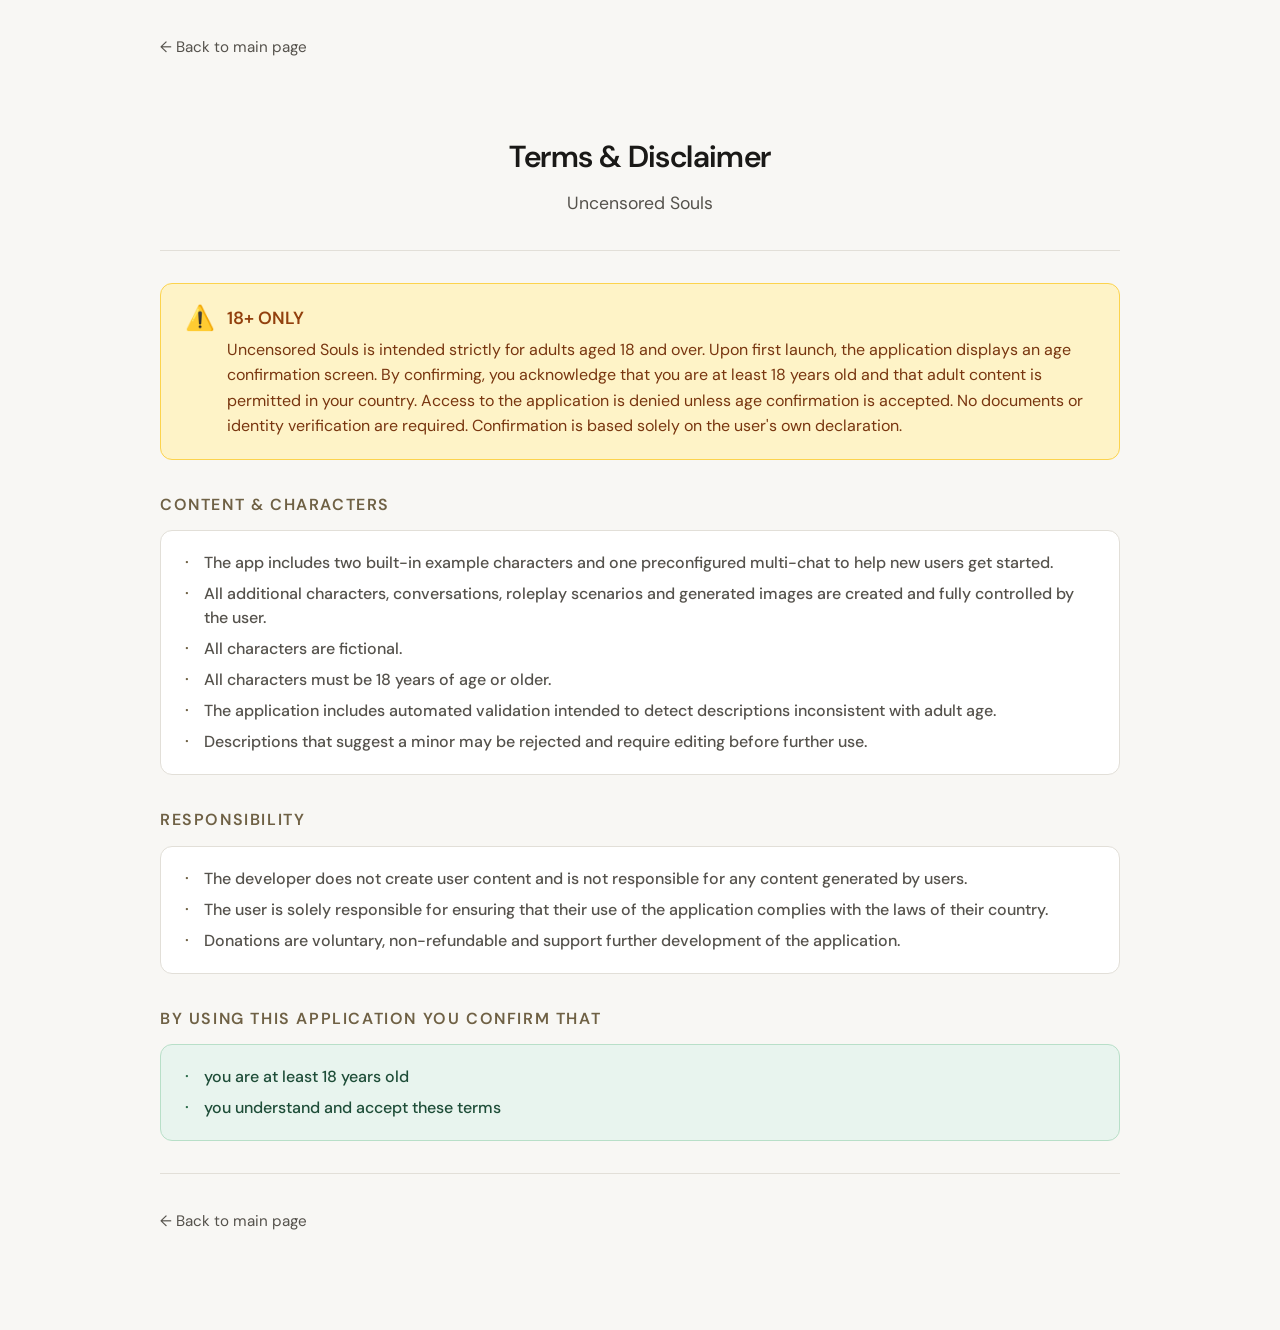
<file: legal/disclaimer.html>
<!DOCTYPE html>
<html lang="en">
<head>
<meta charset="UTF-8">
<meta name="viewport" content="width=device-width, initial-scale=1.0">
  <!-- Favicon -->
<link rel="icon" type="image/x-icon" href="/assets/favicon.ico">
<link rel="icon" type="image/png" sizes="32x32" href="/uncensored-souls/assets/favicon-32x32.png">
<link rel="icon" type="image/png" sizes="16x16" href="/uncensored-souls/assets/favicon-16x16.png">

<!-- Для мобильных устройств -->
<link rel="apple-touch-icon" sizes="180x180" href="/assets/apple-touch-icon.png">
<link rel="icon" type="image/png" sizes="192x192" href="/uncensored-souls/assets/favicon-192x192.png">
<link rel="icon" type="image/png" sizes="512x512" href="/uncensored-souls/assets/favicon-512x512.png">

<!-- Web Manifest -->
<link rel="manifest" href="/uncensored-souls/assets/site.webmanifest">
<title>Terms & Disclaimer – Uncensored Souls</title>
<link rel="preconnect" href="https://fonts.googleapis.com">
<link href="https://fonts.googleapis.com/css2?family=DM+Sans:wght@400;500;600&family=DM+Mono:wght@400;500&display=swap" rel="stylesheet">
<style>
  *, *::before, *::after { box-sizing: border-box; margin: 0; padding: 0; }

  :root {
    --bg: #f8f7f4;
    --surface: #ffffff;
    --surface-alt: #f2f0eb;
    --border: #e2dfd8;
    --border-strong: #c8c4bb;
    --text: #1a1917;
    --text-muted: #55524c;
    --text-faint: #6f6145;
    --accent: #2a6b4a;
    --accent-light: #e8f4ee;
    --accent-border: #b8dfc8;
    --warn: #92400e;
    --warn-bg: #fef3c7;
    --warn-border: #fcd34d;
    --radius: 12px;
    --radius-sm: 8px;
    --radius-xs: 6px;
  }

  body { font-family: 'DM Sans', sans-serif; background: var(--bg); color: var(--text); line-height: 1.65; padding: 2rem 1rem 4rem; font-size: 16px; }
  @media (min-width: 641px) { body { font-size: 17px; } }

  .page { max-width: 960px; margin: 0 auto; }

  .back-link { display: inline-flex; align-items: center; gap: 6px; color: var(--text-muted); text-decoration: none; font-size: 0.95rem; margin-bottom: 2rem; transition: color 0.15s; }
  .back-link:hover { color: var(--text); }

  .header { text-align: center; padding: 2.5rem 0 2rem; border-bottom: 1px solid var(--border); margin-bottom: 2rem; }
  .header h1 { font-size: 1.9rem; font-weight: 600; letter-spacing: -0.02em; margin-bottom: 0.4rem; }
  .header .sub { color: var(--text-muted); font-size: 1.1rem; }

  .section-title { font-size: 1rem; font-weight: 600; letter-spacing: 0.1em; text-transform: uppercase; color: var(--text-faint); margin-bottom: 0.75rem; }

  .age-banner { background: var(--warn-bg); border: 1px solid var(--warn-border); border-radius: var(--radius); padding: 1.25rem 1.5rem; margin-bottom: 2rem; display: flex; align-items: flex-start; gap: 12px; }
  .age-banner .age-icon { font-size: 1.5rem; flex-shrink: 0; line-height: 1; margin-top: 2px; }
  .age-banner .age-title { font-weight: 600; font-size: 1.1rem; color: var(--warn); margin-bottom: 4px; }
  .age-banner .age-desc { font-size: 1rem; color: #78350f; line-height: 1.6; }

  .card { background: var(--surface); border: 1px solid var(--border); border-radius: var(--radius); padding: 1.25rem 1.5rem; margin-bottom: 2rem; }

  .info-list { list-style: none; display: flex; flex-direction: column; gap: 7px; }
  .info-list li { font-size: 1rem; color: var(--text-muted); padding-left: 1.2rem; position: relative; line-height: 1.5; font-weight: 500; }
  .info-list li::before { content: '·'; position: absolute; left: 0; color: var(--text-faint); font-size: 1.1rem; line-height: 1.35; }

  .confirm-card { background: var(--accent-light); border: 1px solid var(--accent-border); border-radius: var(--radius); padding: 1.25rem 1.5rem; margin-bottom: 2rem; }
  .confirm-card .info-list li { color: #1e4d38; }
  .confirm-card .info-list li::before { color: var(--accent); }

  .divider { border: none; border-top: 1px solid var(--border); margin: 2rem 0; }

  @media (max-width: 640px) {
    .back-link { font-size: 0.8rem; }
    .header { padding: 1rem 0 1.5rem; }
    .header h1 { font-size: 1.5rem; }
    .header .sub { font-size: 0.9rem; }
    .section-title { font-size: 0.8rem; }
    .age-banner { padding: 1rem; gap: 8px; }
    .age-banner .age-title { font-size: 0.95rem; }
    .age-banner .age-desc { font-size: 0.85rem; }
    .card { padding: 1rem; }
    .info-list li { font-size: 0.85rem; padding-left: 0.7rem; }
    .confirm-card { padding: 1rem; }
  }
</style>
</head>
<body>
<div class="page">

  <a class="back-link" href="../index.html">← Back to main page</a>

  <div class="header">
    <h1>Terms & Disclaimer</h1>
    <div class="sub">Uncensored Souls</div>
  </div>

  <div class="age-banner">
    <div class="age-icon">⚠️</div>
    <div>
      <div class="age-title">18+ ONLY</div>
      <div class="age-desc">
        Uncensored Souls is intended strictly for adults aged 18 and over.
        Upon first launch, the application displays an age confirmation screen.
        By confirming, you acknowledge that you are at least 18 years old and that adult content
        is permitted in your country. Access to the application is denied unless age confirmation is accepted.
        No documents or identity verification are required. Confirmation is based solely on the user's own declaration.
      </div>
    </div>
  </div>

  <div class="section-title">Content & Characters</div>
  <div class="card" style="margin-bottom:2rem;">
    <ul class="info-list">
      <li>The app includes two built-in example characters and one preconfigured multi-chat to help new users get started.</li>
      <li>All additional characters, conversations, roleplay scenarios and generated images are created and fully controlled by the user.</li>
      <li>All characters are fictional.</li>
      <li>All characters must be 18 years of age or older.</li>
      <li>The application includes automated validation intended to detect descriptions inconsistent with adult age.</li>
      <li>Descriptions that suggest a minor may be rejected and require editing before further use.</li>
    </ul>
  </div>

  <div class="section-title">Responsibility</div>
  <div class="card" style="margin-bottom:2rem;">
    <ul class="info-list">
      <li>The developer does not create user content and is not responsible for any content generated by users.</li>
      <li>The user is solely responsible for ensuring that their use of the application complies with the laws of their country.</li>
      <li>Donations are voluntary, non-refundable and support further development of the application.</li>
    </ul>
  </div>

  <div class="section-title">By using this application you confirm that</div>
  <div class="confirm-card">
    <ul class="info-list">
      <li>you are at least 18 years old</li>
      <li>you understand and accept these terms</li>
    </ul>
  </div>

  <hr class="divider">

  <a class="back-link" href="../index.html">← Back to main page</a>

</div>
</body>
</html>
</file>
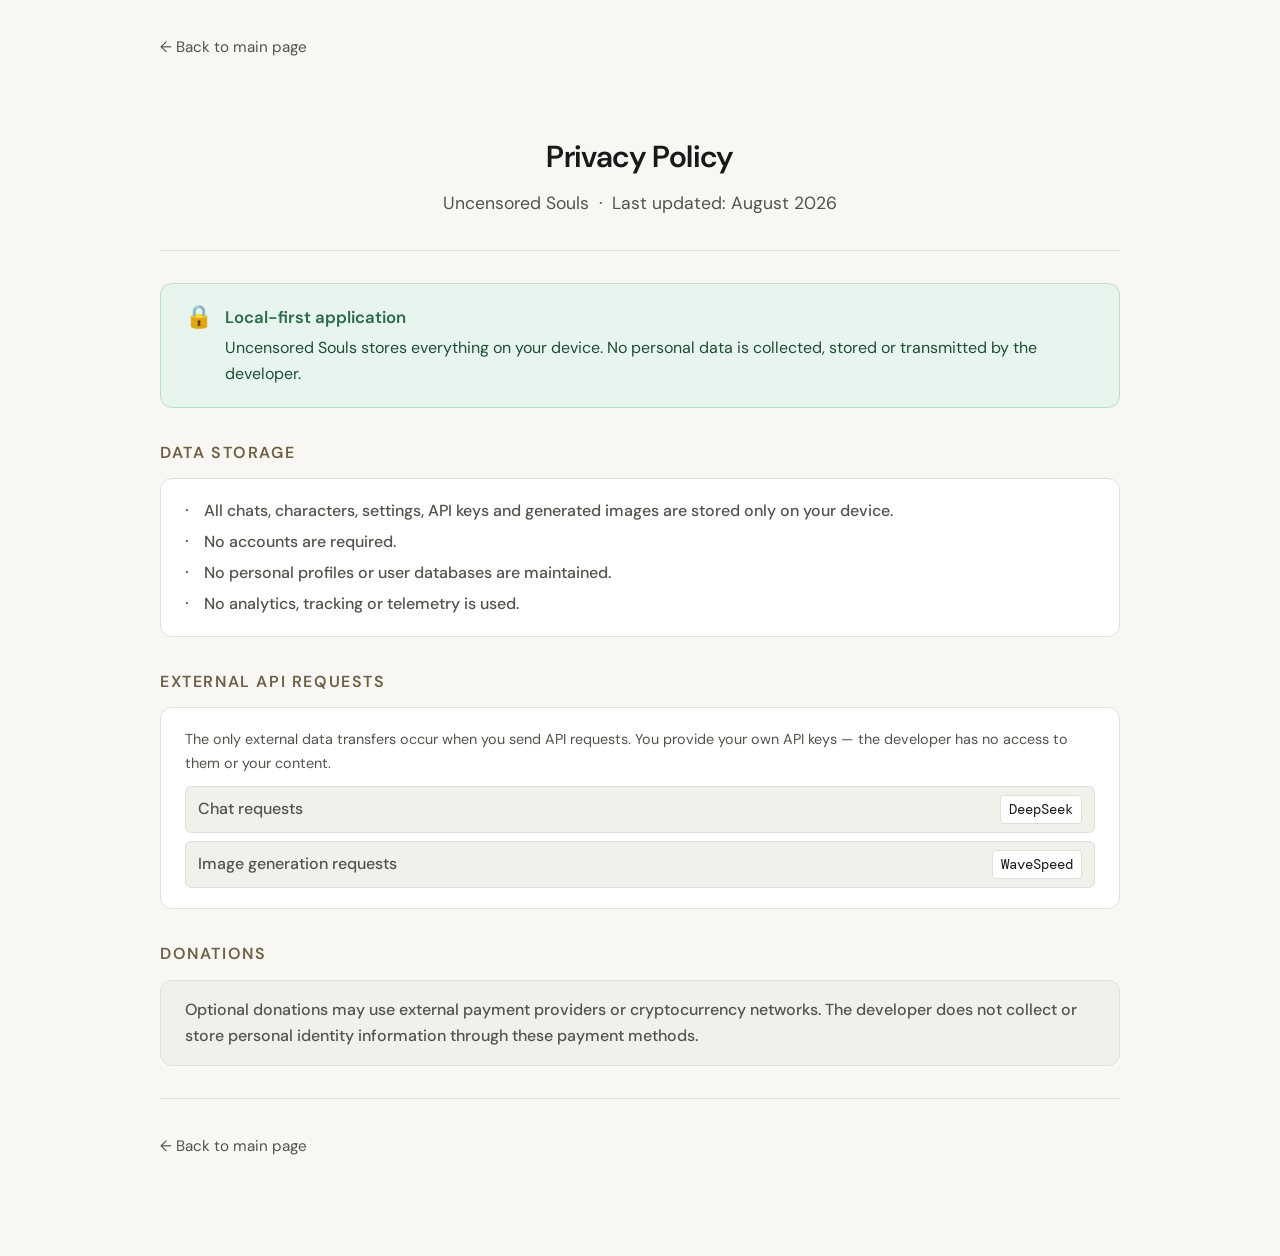
<file: legal/privacy.html>
<!DOCTYPE html>
<html lang="en">
<head>
<meta charset="UTF-8">
<meta name="viewport" content="width=device-width, initial-scale=1.0">
  <!-- Favicon -->
<link rel="icon" type="image/x-icon" href="/assets/favicon.ico">
<link rel="icon" type="image/png" sizes="32x32" href="/uncensored-souls/assets/favicon-32x32.png">
<link rel="icon" type="image/png" sizes="16x16" href="/uncensored-souls/assets/favicon-16x16.png">

<!-- Для мобильных устройств -->
<link rel="apple-touch-icon" sizes="180x180" href="/assets/apple-touch-icon.png">
<link rel="icon" type="image/png" sizes="192x192" href="/uncensored-souls/assets/favicon-192x192.png">
<link rel="icon" type="image/png" sizes="512x512" href="/uncensored-souls/assets/favicon-512x512.png">

<!-- Web Manifest -->
<link rel="manifest" href="/uncensored-souls/assets/site.webmanifest">
<title>Privacy Policy – Uncensored Souls</title>
<link rel="preconnect" href="https://fonts.googleapis.com">
<link href="https://fonts.googleapis.com/css2?family=DM+Sans:wght@400;500;600&family=DM+Mono:wght@400;500&display=swap" rel="stylesheet">
<style>
  *, *::before, *::after { box-sizing: border-box; margin: 0; padding: 0; }

  :root {
    --bg: #f8f7f4;
    --surface: #ffffff;
    --surface-alt: #f2f0eb;
    --border: #e2dfd8;
    --border-strong: #c8c4bb;
    --text: #1a1917;
    --text-muted: #55524c;
    --text-faint: #6f6145;
    --accent: #2a6b4a;
    --accent-light: #e8f4ee;
    --accent-border: #b8dfc8;
    --radius: 12px;
    --radius-sm: 8px;
    --radius-xs: 6px;
  }

  body { font-family: 'DM Sans', sans-serif; background: var(--bg); color: var(--text); line-height: 1.65; padding: 2rem 1rem 4rem; font-size: 16px; }
  @media (min-width: 641px) { body { font-size: 17px; } }

  .page { max-width: 960px; margin: 0 auto; }

  .back-link { display: inline-flex; align-items: center; gap: 6px; color: var(--text-muted); text-decoration: none; font-size: 0.95rem; margin-bottom: 2rem; transition: color 0.15s; }
  .back-link:hover { color: var(--text); }

  .header { text-align: center; padding: 2.5rem 0 2rem; border-bottom: 1px solid var(--border); margin-bottom: 2rem; }
  .header h1 { font-size: 1.9rem; font-weight: 600; letter-spacing: -0.02em; margin-bottom: 0.4rem; }
  .header .sub { color: var(--text-muted); font-size: 1.1rem; }

  .section-title { font-size: 1rem; font-weight: 600; letter-spacing: 0.1em; text-transform: uppercase; color: var(--text-faint); margin-bottom: 0.75rem; }

  .highlight-card { background: var(--accent-light); border: 1px solid var(--accent-border); border-radius: var(--radius); padding: 1.25rem 1.5rem; margin-bottom: 2rem; display: flex; align-items: flex-start; gap: 12px; }
  .highlight-card .hi-icon { font-size: 1.4rem; flex-shrink: 0; line-height: 1; margin-top: 2px; }
  .highlight-card .hi-title { font-weight: 600; font-size: 1.05rem; color: var(--accent); margin-bottom: 4px; }
  .highlight-card .hi-desc { font-size: 1rem; color: #1e4d38; line-height: 1.6; }

  .card { background: var(--surface); border: 1px solid var(--border); border-radius: var(--radius); padding: 1.25rem 1.5rem; margin-bottom: 2rem; }

  .info-list { list-style: none; display: flex; flex-direction: column; gap: 7px; }
  .info-list li { font-size: 1rem; color: var(--text-muted); padding-left: 1.2rem; position: relative; line-height: 1.5; font-weight: 500; }
  .info-list li::before { content: '·'; position: absolute; left: 0; color: var(--text-faint); font-size: 1.1rem; line-height: 1.35; }

  .api-block { display: flex; flex-direction: column; gap: 8px; margin-top: 8px; }
  .api-row { display: flex; align-items: center; gap: 10px; background: var(--surface-alt); border: 1px solid var(--border); border-radius: var(--radius-xs); padding: 8px 12px; font-size: 1rem; }
  .api-row .api-label { color: var(--text-muted); flex: 1; font-weight: 500; }
  .api-row .api-dest { font-family: 'DM Mono', monospace; font-size: 0.88rem; color: var(--text); background: var(--surface); border: 1px solid var(--border); border-radius: 4px; padding: 2px 8px; }

  .note-card { background: var(--surface-alt); border: 1px solid var(--border); border-radius: var(--radius); padding: 1rem 1.5rem; margin-bottom: 2rem; font-size: 1rem; color: var(--text-muted); line-height: 1.65; font-weight: 500; }

  .divider { border: none; border-top: 1px solid var(--border); margin: 2rem 0; }

  @media (max-width: 640px) {
    .back-link { font-size: 0.8rem; }
    .header { padding: 1rem 0 1.5rem; }
    .header h1 { font-size: 1.5rem; }
    .header .sub { font-size: 0.9rem; }
    .section-title { font-size: 0.8rem; }
    .highlight-card { padding: 1rem; gap: 8px; }
    .highlight-card .hi-title { font-size: 0.92rem; }
    .highlight-card .hi-desc { font-size: 0.85rem; }
    .card { padding: 1rem; }
    .info-list li { font-size: 0.85rem; padding-left: 0.7rem; }
    .api-row { font-size: 0.85rem; padding: 6px 10px; }
    .api-row .api-dest { font-size: 0.78rem; }
    .note-card { font-size: 0.85rem; padding: 1rem; }
  }
</style>
</head>
<body>
<div class="page">

  <a class="back-link" href="../index.html">← Back to main page</a>

  <div class="header">
    <h1>Privacy Policy</h1>
    <div class="sub">Uncensored Souls &nbsp;·&nbsp; Last updated: August 2026</div>
  </div>

  <div class="highlight-card">
    <div class="hi-icon">🔒</div>
    <div>
      <div class="hi-title">Local-first application</div>
      <div class="hi-desc">Uncensored Souls stores everything on your device. No personal data is collected, stored or transmitted by the developer.</div>
    </div>
  </div>

  <div class="section-title">Data Storage</div>
  <div class="card" style="margin-bottom:2rem;">
    <ul class="info-list">
      <li>All chats, characters, settings, API keys and generated images are stored only on your device.</li>
      <li>No accounts are required.</li>
      <li>No personal profiles or user databases are maintained.</li>
      <li>No analytics, tracking or telemetry is used.</li>
    </ul>
  </div>

  <div class="section-title">External API Requests</div>
  <div class="card" style="margin-bottom:2rem;">
    <p style="font-size:0.9rem;color:var(--text-muted);margin-bottom:10px;">The only external data transfers occur when you send API requests. You provide your own API keys — the developer has no access to them or your content.</p>
    <div class="api-block">
      <div class="api-row">
        <span class="api-label">Chat requests</span>
        <span class="api-dest">DeepSeek</span>
      </div>
      <div class="api-row">
        <span class="api-label">Image generation requests</span>
        <span class="api-dest">WaveSpeed</span>
      </div>
    </div>
  </div>

  <div class="section-title">Donations</div>
  <div class="note-card">
    Optional donations may use external payment providers or cryptocurrency networks. The developer does not collect or store personal identity information through these payment methods.
  </div>

  <hr class="divider">

  <a class="back-link" href="../index.html">← Back to main page</a>

</div>
</body>
</html>
</file>
<file: css/guide-styles.css>
/* ═══════════════════════════════════════════════
   Uncensored Souls — User Guide
   Unified stylesheet (all sections)
   ═══════════════════════════════════════════════ */

/* ── Reset ── */
*, *::before, *::after { box-sizing: border-box; margin: 0; padding: 0; }

/* ── Tokens ── */
:root {
  --bg:             #f8f7f4;
  --surface:        #ffffff;
  --surface-alt:    #f2f0eb;
  --border:         #e2dfd8;
  --border-strong:  #c8c4bb;
  --text:           #1a1917;
  --text-muted:     #55524c;
  --text-faint:     #6f6145;
  --accent:         #2a6b4a;
  --accent-light:   #e8f4ee;
  --accent-border:  #b8dfc8;
  --warn-bg:        #fef3c7;
  --warn-border:    #fcd34d;
  --alert-bg:        #fdf0ed;
  --alert-border:    #e8b8b0;
  --alert-text:      #9b3a2f;
  --radius:         12px;
  --radius-sm:      8px;
  --radius-xs:      6px;
  --sidebar-w:      220px;
  --gap:            2rem;
}

/* ── Base ── */
body {
  font-family: 'DM Sans', sans-serif;
  background: var(--bg);
  color: var(--text);
  line-height: 1.65;
  padding: 2rem 1rem 4rem;
  font-size: 16px;
}
@media (min-width: 641px) { body { font-size: 17px; } }

/* ── Page wrapper ── */
.page { max-width: 1160px; margin: 0 auto; }

/* ── Back link ── */
.back-link {
  display: inline-flex;
  align-items: center;
  gap: 6px;
  color: var(--text-muted);
  text-decoration: none;
  font-size: 0.95rem;
  margin-bottom: 1.5rem;
  transition: color 0.15s;
}
.back-link:hover { color: var(--text); }

/* ── Header ── */
.header { padding: 1.5rem 0 2rem; border-bottom: 1px solid var(--border); margin-bottom: 2rem; }
.header h1 { font-size: 1.9rem; font-weight: 600; letter-spacing: -0.02em; margin-bottom: 0.3rem; }
.header .sub { color: var(--text-muted); font-size: 1.1rem; }

/* ── Layout ── */
.layout {
  display: grid;
  grid-template-columns: var(--sidebar-w) 1fr;
  gap: var(--gap);
  align-items: start;
}

/* ══════════════════════════════════════════
   SIDEBAR
   ══════════════════════════════════════════ */
.sidebar {
  position: sticky;
  top: 1.5rem;
  background: var(--surface);
  border: 1px solid var(--border);
  border-radius: var(--radius);
  padding: 1.25rem;
  /* Ключевое исправление: */
  max-height: calc(100vh - 3rem);
  overflow-y: auto;
  /* Тонкий скроллбар */
  scrollbar-width: thin;
  scrollbar-color: var(--border) transparent;
}
.sidebar::-webkit-scrollbar { width: 4px; }
.sidebar::-webkit-scrollbar-track { background: transparent; }
.sidebar::-webkit-scrollbar-thumb { background: var(--border); border-radius: 4px; }

.toc-title {
  font-size: 0.72rem;
  font-weight: 700;
  letter-spacing: 0.1em;
  text-transform: uppercase;
  color: var(--text-faint);
  margin-bottom: 0.75rem;
}

.toc-list { list-style: none; display: flex; flex-direction: column; gap: 2px; }

.toc-list a {
  display: block;
  font-size: 0.85rem;
  color: var(--text-muted);
  text-decoration: none;
  padding: 4px 8px;
  border-radius: var(--radius-xs);
  transition: background 0.12s, color 0.12s;
  line-height: 1.4;
  font-weight: 500;
}
.toc-list a:hover { background: var(--surface-alt); color: var(--text); }
.toc-list a.active { background: var(--accent-light); color: var(--accent); }

.toc-list .toc-sub a {
  font-size: 0.8rem;
  padding-left: 1.25rem;
  font-weight: 400;
  color: var(--text-faint);
}
.toc-list .toc-sub a:hover { color: var(--text-muted); }
.toc-list .toc-sub a.active { color: var(--accent); }
  /* ── Mobile TOC ── */
  .mobile-toc {
    background: var(--surface);
    border: 1px solid var(--border);
    border-radius: var(--radius);
    margin-bottom: 1.5rem;
    overflow: hidden;
  }
  .mobile-toc summary { padding: 0.9rem 1.25rem; font-size: 0.88rem; font-weight: 600; color: var(--text); cursor: pointer; list-style: none; display: flex; align-items: center; justify-content: space-between; }
  .mobile-toc summary::after { content: '▾'; color: var(--text-faint); }
  .mobile-toc[open] summary::after { content: '▴'; }
  .mobile-toc-links { padding: 0.5rem 1rem 1rem; display: flex; flex-direction: column; gap: 2px; }
  .mobile-toc-links a { font-size: 0.88rem; color: var(--text-muted); text-decoration: none; padding: 4px 6px; border-radius: var(--radius-xs); font-weight: 500; }
  .mobile-toc-links a:hover { background: var(--surface-alt); }
  .mobile-toc-links .sub-link { padding-left: 1.25rem; font-size: 0.82rem; color: var(--text-faint); }

  h2 { font-size: 1rem; font-weight: 600; margin: 1.5rem 0 0.5rem; color: var(--text-faint); border-bottom: 1px solid var(--border); padding-bottom: 0.25rem; }
/* ══════════════════════════════════════════
   CONTENT
   ══════════════════════════════════════════ */
.content { min-width: 0; }

.section { margin-bottom: 2.5rem; }

.section-heading {
  font-size: 1.25rem;
  font-weight: 600;
  letter-spacing: -0.01em;
  margin-bottom: 1rem;
  padding-bottom: 0.5rem;
  border-bottom: 1px solid var(--border);
  scroll-margin-top: 1.5rem;
}

.section-intro {
  font-size: 1rem;
  color: var(--text-muted);
  font-weight: 500;
  margin-bottom: 1.25rem;
  line-height: 1.65;
}

.subsection { margin-bottom: 1.75rem; }

.subsection-heading {
  font-size: 1rem;
  font-weight: 600;
  color: var(--text);
  margin-bottom: 0.6rem;
  scroll-margin-top: 1.5rem;
}

.mini-heading {
  font-size: 0.9rem;
  font-weight: 600;
  color: var(--text);
  margin: 1rem 0 0.4rem;
}

p {
  font-size: 1rem;
  color: var(--text-muted);
  line-height: 1.65;
  margin-bottom: 0.75rem;
  font-weight: 500;
}
p:last-child { margin-bottom: 0; }

/* ══════════════════════════════════════════
   CARDS
   ══════════════════════════════════════════ */
.info-card {
  background: var(--surface);
  border: 1px solid var(--border);
  border-radius: var(--radius);
  padding: 1.25rem 1.5rem;
  margin-bottom: 1.25rem;
}

.warn-card {
  background: var(--warn-bg);
  border: 1px solid var(--warn-border);
  border-radius: var(--radius);
  padding: 1rem 1.25rem;
  margin-bottom: 1.25rem;
  font-size: 0.95rem;
  color: #78350f;
  line-height: 1.6;
  font-weight: 500;
}

.alert-card {
  background: var(--alert-bg);
  border: 1px solid var(--alert-border);
  border-radius: var(--radius);
  padding: 1rem 1.25rem;
  margin-bottom: 1.25rem;
  font-size: 0.95rem;
  color: var(--alert-text);
  line-height: 1.6;
  font-weight: 500;
}

.alert-card a {
  color: inherit;
  font-weight: 600;
  text-decoration: underline;
  text-underline-offset: 2px;
}

.accent-card {
  background: var(--accent-light);
  border: 1px solid var(--accent-border);
  border-radius: var(--radius);
  padding: 1rem 1.25rem;
  margin-bottom: 1.25rem;
  font-size: 0.95rem;
  color: #1e4d38;
  line-height: 1.6;
  font-weight: 500;
}

/* ══════════════════════════════════════════
   LISTS
   ══════════════════════════════════════════ */
.info-list { list-style: none; display: flex; flex-direction: column; gap: 6px; }

.info-list li {
  font-size: 1rem;
  color: var(--text-muted);
  padding-left: 1.2rem;
  position: relative;
  line-height: 1.5;
  font-weight: 500;
}
.info-list li::before {
  content: '·';
  position: absolute;
  left: 0;
  color: var(--text-faint);
  font-size: 1.1rem;
  line-height: 1.35;
}

/* Numbered steps */
.steps { list-style: none; display: flex; flex-direction: column; gap: 10px; counter-reset: step; }
.steps li {
  counter-increment: step;
  display: flex;
  align-items: flex-start;
  gap: 12px;
  font-size: 1rem;
  color: var(--text-muted);
  font-weight: 500;
  line-height: 1.5;
}
.steps li::before {
  content: counter(step);
  min-width: 24px;
  height: 24px;
  background: var(--surface-alt);
  border: 1px solid var(--border);
  border-radius: 50%;
  display: flex;
  align-items: center;
  justify-content: center;
  font-size: 0.78rem;
  font-weight: 700;
  color: var(--text-faint);
  flex-shrink: 0;
  margin-top: 1px;
}

/* ══════════════════════════════════════════
   TABLES
   ══════════════════════════════════════════ */

/* Shared table base */
.style-table,
.gallery-table,
.settings-table,
.mem-table,
.token-table {
  width: 100%;
  border-collapse: collapse;
  font-size: 0.92rem;
  margin-top: 0.5rem;
}

.style-table th,
.gallery-table th,
.settings-table th,
.mem-table th,
.token-table th {
  text-align: left;
  font-size: 0.72rem;
  font-weight: 700;
  letter-spacing: 0.06em;
  text-transform: uppercase;
  color: var(--text-faint);
  padding: 6px 10px;
  border-bottom: 1px solid var(--border);
}

.style-table td,
.gallery-table td,
.settings-table td,
.mem-table td,
.token-table td {
  padding: 8px 10px;
  border-bottom: 1px solid var(--border);
  color: var(--text-muted);
  vertical-align: top;
  font-weight: 500;
  line-height: 1.5;
}

.style-table tr:last-child td,
.gallery-table tr:last-child td,
.settings-table tr:last-child td,
.mem-table tr:last-child td,
.token-table tr:last-child td { border-bottom: none; }

/* First-column variants */
.style-table td:first-child    { font-weight: 600; color: var(--text); white-space: nowrap; }
.gallery-table td:first-child  { font-weight: 600; color: var(--text); white-space: nowrap; }
.gallery-table td:nth-child(2) { font-family: 'DM Mono', monospace; font-size: 0.85rem; color: var(--text-faint); }
.settings-table td:first-child { font-family: 'DM Mono', monospace; font-size: 0.88rem; color: var(--text); font-weight: 400; white-space: nowrap; }
.mem-table td:first-child       { font-family: 'DM Mono', monospace; font-size: 0.88rem; color: var(--text); font-weight: 400; white-space: nowrap; }
.token-table td:first-child     { font-family: 'DM Mono', monospace; font-size: 0.85rem; color: var(--text); font-weight: 400; white-space: nowrap; }

/* Badge */
.recommended {
  display: inline-block;
  font-size: 0.72rem;
  font-weight: 700;
  letter-spacing: 0.04em;
  text-transform: uppercase;
  background: var(--accent-light);
  color: var(--accent);
  border: 1px solid var(--accent-border);
  border-radius: 4px;
  padding: 1px 6px;
  margin-left: 6px;
  vertical-align: middle;
}

/* ══════════════════════════════════════════
   INLINE ELEMENTS
   ══════════════════════════════════════════ */
code {
  font-family: 'DM Mono', monospace;
  font-size: 0.88rem;
  background: var(--surface-alt);
  border: 1px solid var(--border);
  border-radius: 4px;
  padding: 1px 6px;
  color: var(--text);
}

pre {
  background: #1e1c1a;
  border-radius: var(--radius);
  padding: 1rem 1.25rem;
  margin: 0.75rem 0 1.25rem;
  overflow-x: auto;
}
pre code {
  font-family: 'DM Mono', monospace;
  font-size: 0.88rem;
  color: #d4cfca;
  background: none;
  border: none;
  padding: 0;
  line-height: 1.7;
}

.divider { border: none; border-top: 1px solid var(--border); margin: 2rem 0; }

/* ══════════════════════════════════════════
   LINK CARDS
   ══════════════════════════════════════════ */
.link-card {
  display: flex;
  align-items: center;
  gap: 10px;
  background: var(--surface);
  border: 1px solid var(--border);
  border-radius: var(--radius-sm);
  padding: 10px 14px;
  margin-bottom: 8px;
  text-decoration: none;
  color: var(--text);
  font-size: 0.9rem;
  font-weight: 500;
  transition: border-color 0.15s;
}
.link-card:hover { border-color: var(--accent-border); }
.link-card .link-url {
  font-size: 0.8rem;
  color: var(--accent);
  font-family: 'DM Mono', monospace;
}

/* ══════════════════════════════════════════
   PLATFORM BLOCKS (section 7)
   ══════════════════════════════════════════ */
.platform-block {
  border: 1px solid var(--border);
  border-radius: var(--radius);
  margin-bottom: 10px;
  overflow: hidden;
}
.platform-block-header {
  display: flex;
  align-items: center;
  gap: 8px;
  padding: 10px 14px;
  background: var(--surface-alt);
  border-bottom: 1px solid var(--border);
  font-size: 0.82rem;
  font-weight: 700;
  letter-spacing: 0.06em;
  text-transform: uppercase;
  color: var(--text-faint);
}
.platform-block-body { padding: 10px 14px; background: var(--surface); }
.platform-block-body ul { list-style: none; display: flex; flex-direction: column; gap: 5px; }
.platform-block-body li {
  font-size: 0.92rem;
  color: var(--text-muted);
  padding-left: 1rem;
  position: relative;
  line-height: 1.5;
  font-weight: 500;
}
.platform-block-body li::before { content: '·'; position: absolute; left: 0; color: var(--text-faint); }

/* ══════════════════════════════════════════
   COST CARDS (section 8)
   ══════════════════════════════════════════ */
.cost-grid { display: grid; grid-template-columns: 1fr 1fr; gap: 10px; margin-bottom: 1.25rem; }
.cost-card {
  background: var(--surface);
  border: 1px solid var(--border);
  border-radius: var(--radius);
  padding: 1rem 1.25rem;
}
.cost-card .cost-label {
  font-size: 0.78rem;
  font-weight: 700;
  letter-spacing: 0.06em;
  text-transform: uppercase;
  color: var(--text-faint);
  margin-bottom: 0.3rem;
}
.cost-card .cost-value {
  font-size: 1.5rem;
  font-weight: 600;
  color: var(--text);
  letter-spacing: -0.02em;
}
.cost-card .cost-sub {
  font-size: 0.85rem;
  color: var(--text-muted);
  font-weight: 500;
  margin-top: 2px;
}

/* ══════════════════════════════════════════
   ISSUE CARDS (section 10)
   ══════════════════════════════════════════ */
.issue-card {
  background: var(--surface);
  border: 1px solid var(--border);
  border-radius: var(--radius);
  margin-bottom: 10px;
  overflow: hidden;
}
.issue-header {
  display: flex;
  align-items: flex-start;
  gap: 10px;
  padding: 12px 16px;
  background: var(--surface-alt);
  border-bottom: 1px solid var(--border);
}
.issue-icon { font-size: 1rem; flex-shrink: 0; margin-top: 1px; }
.issue-title { font-size: 0.95rem; font-weight: 600; color: var(--text); line-height: 1.4; }
.issue-body {
  padding: 12px 16px;
  font-size: 0.95rem;
  color: var(--text-muted);
  font-weight: 500;
  line-height: 1.65;
}
.issue-body p { font-size: 0.95rem; margin-bottom: 0.5rem; }
.issue-body p:last-child { margin-bottom: 0; }
.issue-body a { color: var(--accent); text-decoration: none; font-weight: 600; }
.issue-body a:hover { text-decoration: underline; }

/* ══════════════════════════════════════════
   MOBILE TOC  (≤640px)
   ══════════════════════════════════════════ */
.mobile-toc {
  display: none;
  background: var(--surface);
  border: 1px solid var(--border);
  border-radius: var(--radius);
  margin-bottom: 1.5rem;
  overflow: hidden;
}
.mobile-toc summary {
  padding: 0.9rem 1.25rem;
  font-size: 0.88rem;
  font-weight: 600;
  color: var(--text);
  cursor: pointer;
  list-style: none;
  display: flex;
  align-items: center;
  justify-content: space-between;
}
.mobile-toc summary::after  { content: '▾'; color: var(--text-faint); }
.mobile-toc[open] summary::after { content: '▴'; }
.mobile-toc-links { padding: 0.5rem 1rem 1rem; display: flex; flex-direction: column; gap: 2px; }
.mobile-toc-links a { font-size: 0.88rem; color: var(--text-muted); text-decoration: none; padding: 4px 6px; border-radius: var(--radius-xs); font-weight: 500; }
.mobile-toc-links a:hover { background: var(--surface-alt); }
.mobile-toc-links .sub-link { padding-left: 1.25rem; font-size: 0.82rem; color: var(--text-faint); }

/* ══════════════════════════════════════════
   RESPONSIVE
   ══════════════════════════════════════════ */
@media (max-width: 640px) {
  .sidebar       { display: none; }
  .mobile-toc    { display: block; }
  .layout        { grid-template-columns: 1fr; }
  .back-link     { font-size: 0.8rem; }
  .header h1     { font-size: 1.5rem; }
  .header .sub   { font-size: 0.9rem; }
  .section-heading   { font-size: 1.1rem; }
  .subsection-heading { font-size: 0.95rem; }
  p              { font-size: 0.88rem; }
  .info-list li  { font-size: 0.85rem; padding-left: 0.7rem; }
  .info-card     { padding: 1rem; }
  .cost-grid     { grid-template-columns: 1fr; }
  .style-table,
  .gallery-table,
  .settings-table,
  .mem-table,
  .token-table   { font-size: 0.82rem; }
}
</file>
